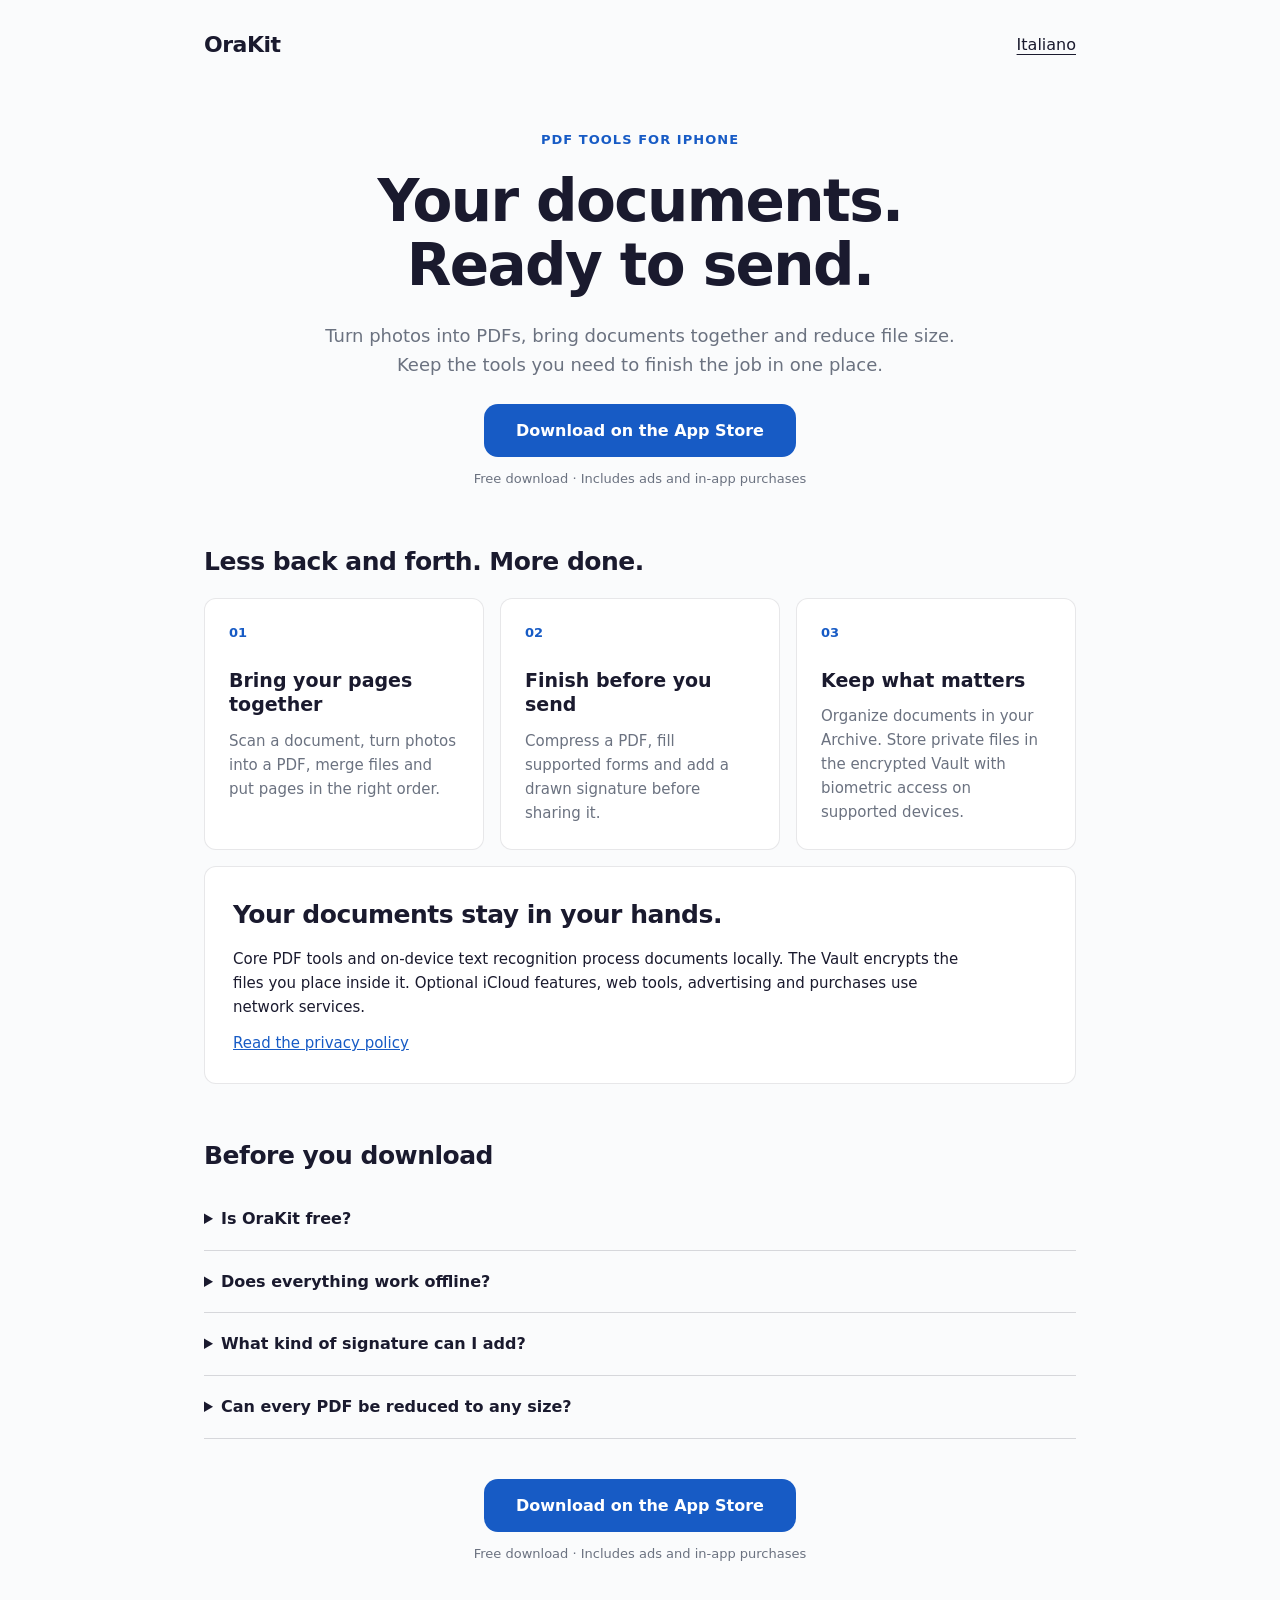
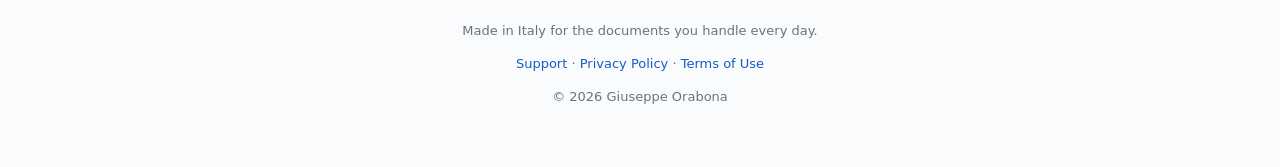
<file: index.html>
<!DOCTYPE html>
<html lang="en">
<head>
<meta charset="UTF-8">
<meta name="viewport" content="width=device-width, initial-scale=1.0">
<meta name="color-scheme" content="light dark">
<title>OraKit — Scan, merge and sign PDFs on iPhone</title>
<meta name="description" content="Scan, merge, compress and sign PDF documents on iPhone. Organize your files and protect private documents in an encrypted Vault. Free download with in-app purchases.">
<link rel="canonical" href="https://orabona-labs.github.io/orakit-site/">
<link rel="alternate" hreflang="en" href="https://orabona-labs.github.io/orakit-site/">
<link rel="alternate" hreflang="it" href="https://orabona-labs.github.io/orakit-site/it/">
<link rel="alternate" hreflang="x-default" href="https://orabona-labs.github.io/orakit-site/">
<meta property="og:title" content="OraKit — Scan, merge and sign PDFs on iPhone">
<meta property="og:description" content="Scan, merge, compress and sign PDF documents on iPhone. Organize your files and protect private documents in an encrypted Vault. Free download with in-app purchases.">
<meta property="og:url" content="https://orabona-labs.github.io/orakit-site/">
<meta property="og:image" content="https://orabona-labs.github.io/orakit-site/assets/orakit-social.jpg">
<meta property="og:image:alt" content="OraKit PDF & File Tools — documents merging into one">
<meta name="twitter:card" content="summary_large_image">
<meta property="og:type" content="website">
<link rel="stylesheet" href="landing.css">
</head>
<body>
<a class="skip" href="#main">Skip to content</a>
<nav aria-label="Language"><strong>OraKit</strong><a href="it/" lang="it" hreflang="it">Italiano</a></nav>
<main id="main">
<header>
<p class="eyebrow">PDF tools for iPhone</p>
<h1>Your documents.<br>Ready to send.</h1>
<p class="tagline">Turn photos into PDFs, bring documents together and reduce file size. Keep the tools you need to finish the job in one place.</p>
<div class="app-store-btn"><a href="https://apps.apple.com/app/id6756546627">Download on the App Store</a></div>
<p class="price-note">Free download · Includes ads and in-app purchases</p>
</header>
<section aria-labelledby="features"><h2 id="features">Less back and forth. More done.</h2><div class="feature-grid"><article class="feature-card"><span class="number">01</span><h3>Bring your pages together</h3><p>Scan a document, turn photos into a PDF, merge files and put pages in the right order.</p></article><article class="feature-card"><span class="number">02</span><h3>Finish before you send</h3><p>Compress a PDF, fill supported forms and add a drawn signature before sharing it.</p></article><article class="feature-card"><span class="number">03</span><h3>Keep what matters</h3><p>Organize documents in your Archive. Store private files in the encrypted Vault with biometric access on supported devices.</p></article></div></section>
<section class="card" aria-labelledby="privacy"><h2 id="privacy" style="margin-top:0">Your documents stay in your hands.</h2><p>Core PDF tools and on-device text recognition process documents locally. The Vault encrypts the files you place inside it. Optional iCloud features, web tools, advertising and purchases use network services.</p><p><a href="privacy.html" style="color:var(--ocean)">Read the privacy policy</a></p></section>
<section aria-labelledby="faq"><h2 id="faq">Before you download</h2><details><summary>Is OraKit free?</summary><p>You can download OraKit for free. The free version includes ads; some advanced tools require Pro or an available rewarded video unlock. Check the app for current access options and prices.</p></details><details><summary>Does everything work offline?</summary><p>Many document tools work on your device. Features that retrieve web content, iCloud services, advertising and App Store purchases require a connection.</p></details><details><summary>What kind of signature can I add?</summary><p>You can draw a signature and place it on a PDF. This is not a qualified digital signature service.</p></details><details><summary>Can every PDF be reduced to any size?</summary><p>No. The result depends on the document and its contents. Compression can affect quality; inspect your PDF before sending it.</p></details></section>
<div style="margin-top:40px"><div class="app-store-btn"><a href="https://apps.apple.com/app/id6756546627">Download on the App Store</a></div></div>
<p class="price-note">Free download · Includes ads and in-app purchases</p>
</main>
<footer><p>Made in Italy for the documents you handle every day.</p><p><a href="support.html">Support</a> · <a href="privacy.html">Privacy Policy</a> · <a href="terms.html">Terms of Use</a></p><p>© 2026 Giuseppe Orabona</p></footer>
</body>
</html>
</file>
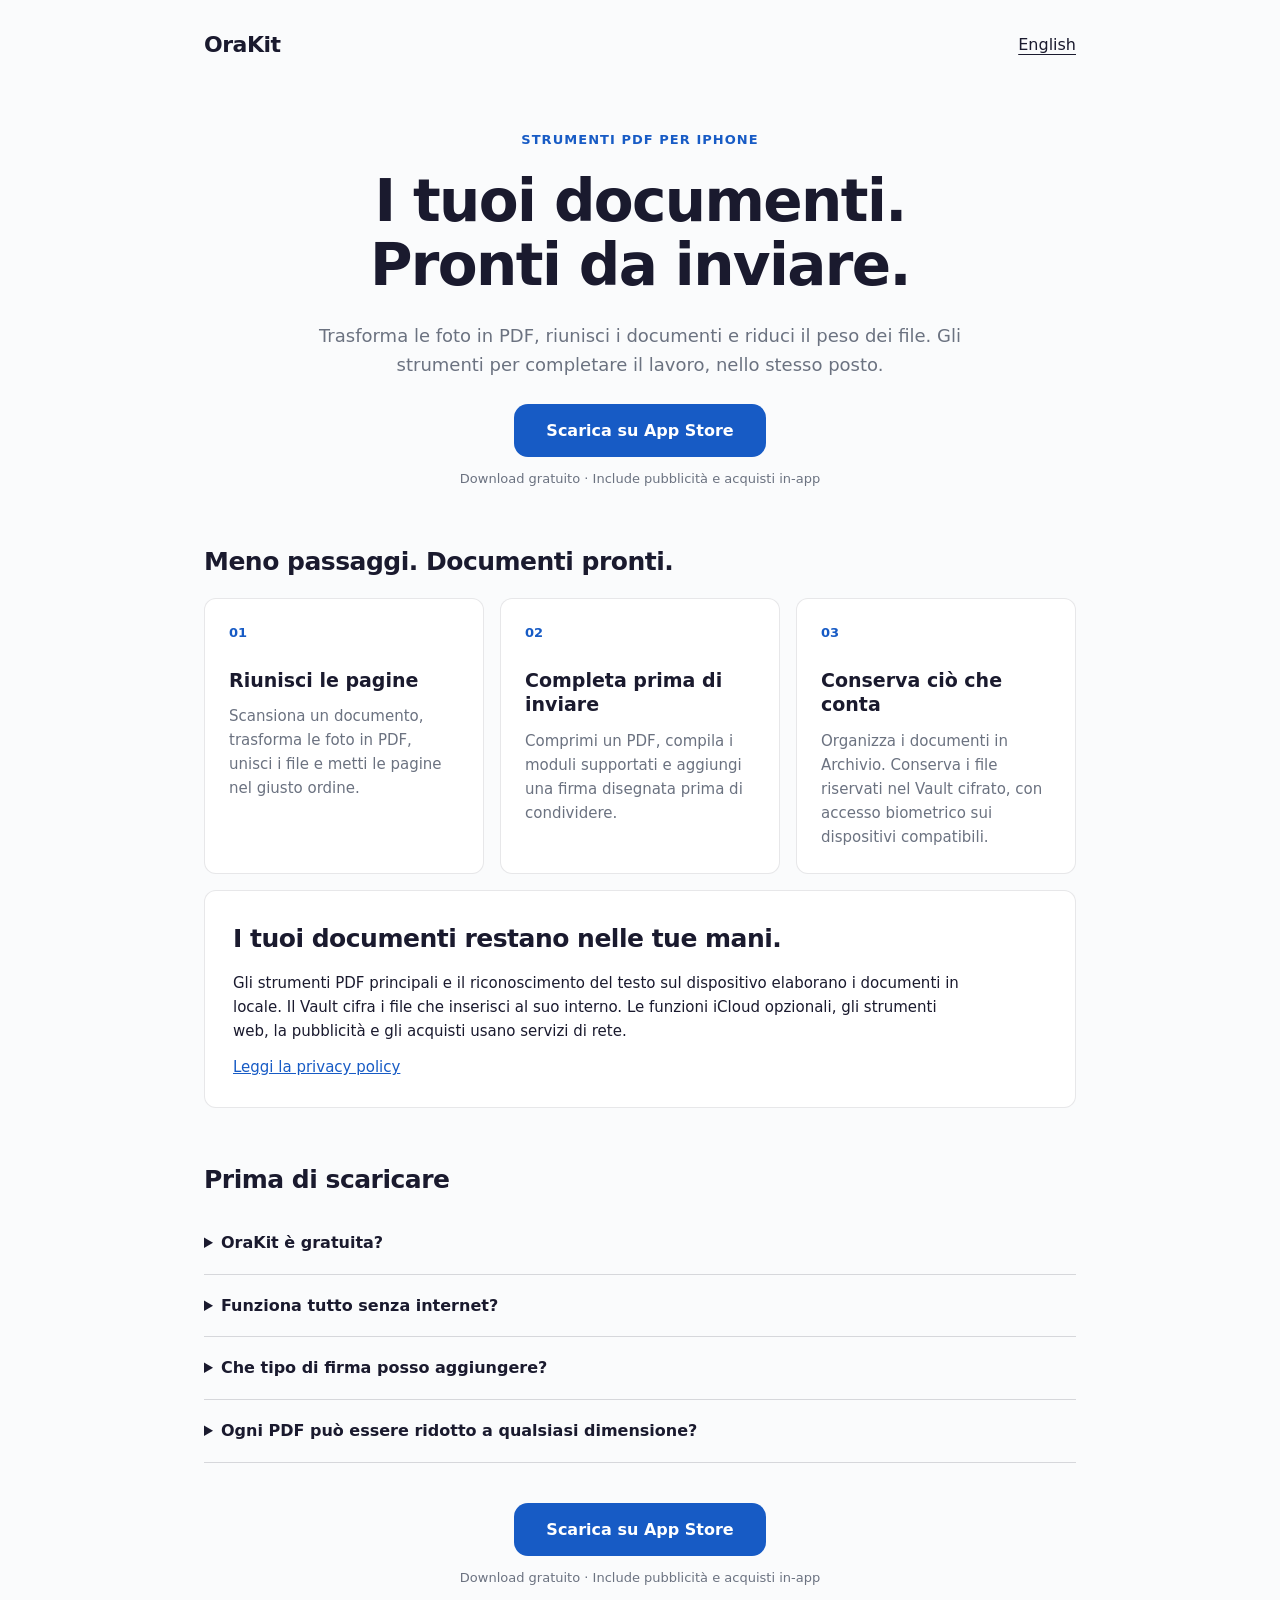
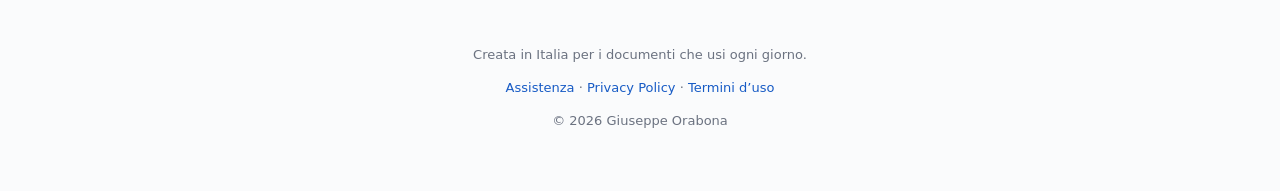
<file: it/index.html>
<!DOCTYPE html>
<html lang="it">
<head>
<meta charset="UTF-8">
<meta name="viewport" content="width=device-width, initial-scale=1.0">
<meta name="color-scheme" content="light dark">
<title>OraKit — Scanner, unione e firma PDF su iPhone</title>
<meta name="description" content="Scansiona, unisci, comprimi e firma PDF su iPhone. Organizza i documenti e proteggi i file riservati nel Vault cifrato. Download gratuito con acquisti in-app.">
<link rel="canonical" href="https://orabona-labs.github.io/orakit-site/it/">
<link rel="alternate" hreflang="en" href="https://orabona-labs.github.io/orakit-site/">
<link rel="alternate" hreflang="it" href="https://orabona-labs.github.io/orakit-site/it/">
<link rel="alternate" hreflang="x-default" href="https://orabona-labs.github.io/orakit-site/">
<meta property="og:title" content="OraKit — Scanner, unione e firma PDF su iPhone">
<meta property="og:description" content="Scansiona, unisci, comprimi e firma PDF su iPhone. Organizza i documenti e proteggi i file riservati nel Vault cifrato. Download gratuito con acquisti in-app.">
<meta property="og:url" content="https://orabona-labs.github.io/orakit-site/it/">
<meta property="og:image" content="https://orabona-labs.github.io/orakit-site/assets/orakit-social.jpg">
<meta property="og:image:alt" content="OraKit PDF & File Tools — documenti riuniti in un unico file">
<meta name="twitter:card" content="summary_large_image">
<meta property="og:type" content="website">
<link rel="stylesheet" href="../landing.css">
</head>
<body>
<a class="skip" href="#main">Vai al contenuto</a>
<nav aria-label="Lingua"><strong>OraKit</strong><a href="../" lang="en" hreflang="en">English</a></nav>
<main id="main">
<header>
<p class="eyebrow">Strumenti PDF per iPhone</p>
<h1>I tuoi documenti.<br>Pronti da inviare.</h1>
<p class="tagline">Trasforma le foto in PDF, riunisci i documenti e riduci il peso dei file. Gli strumenti per completare il lavoro, nello stesso posto.</p>
<div class="app-store-btn"><a href="https://apps.apple.com/app/id6756546627">Scarica su App Store</a></div>
<p class="price-note">Download gratuito · Include pubblicità e acquisti in-app</p>
</header>
<section aria-labelledby="features"><h2 id="features">Meno passaggi. Documenti pronti.</h2><div class="feature-grid"><article class="feature-card"><span class="number">01</span><h3>Riunisci le pagine</h3><p>Scansiona un documento, trasforma le foto in PDF, unisci i file e metti le pagine nel giusto ordine.</p></article><article class="feature-card"><span class="number">02</span><h3>Completa prima di inviare</h3><p>Comprimi un PDF, compila i moduli supportati e aggiungi una firma disegnata prima di condividere.</p></article><article class="feature-card"><span class="number">03</span><h3>Conserva ciò che conta</h3><p>Organizza i documenti in Archivio. Conserva i file riservati nel Vault cifrato, con accesso biometrico sui dispositivi compatibili.</p></article></div></section>
<section class="card" aria-labelledby="privacy"><h2 id="privacy" style="margin-top:0">I tuoi documenti restano nelle tue mani.</h2><p>Gli strumenti PDF principali e il riconoscimento del testo sul dispositivo elaborano i documenti in locale. Il Vault cifra i file che inserisci al suo interno. Le funzioni iCloud opzionali, gli strumenti web, la pubblicità e gli acquisti usano servizi di rete.</p><p><a href="../privacy.html" style="color:var(--ocean)">Leggi la privacy policy</a></p></section>
<section aria-labelledby="faq"><h2 id="faq">Prima di scaricare</h2><details><summary>OraKit è gratuita?</summary><p>Puoi scaricare OraKit gratuitamente. La versione gratuita contiene pubblicità; alcuni strumenti avanzati richiedono Pro oppure uno sblocco tramite video con premio, quando disponibile. Consulta l’app per le opzioni di accesso e i prezzi aggiornati.</p></details><details><summary>Funziona tutto senza internet?</summary><p>Molti strumenti per i documenti funzionano sul dispositivo. Le funzioni che recuperano contenuti web, i servizi iCloud, la pubblicità e gli acquisti App Store richiedono una connessione.</p></details><details><summary>Che tipo di firma posso aggiungere?</summary><p>Puoi disegnare la tua firma e posizionarla su un PDF. Non è un servizio di firma digitale qualificata.</p></details><details><summary>Ogni PDF può essere ridotto a qualsiasi dimensione?</summary><p>No. Il risultato dipende dal documento e dal suo contenuto. La compressione può influire sulla qualità: controlla il PDF prima di inviarlo.</p></details></section>
<div style="margin-top:40px"><div class="app-store-btn"><a href="https://apps.apple.com/app/id6756546627">Scarica su App Store</a></div></div>
<p class="price-note">Download gratuito · Include pubblicità e acquisti in-app</p>
</main>
<footer><p>Creata in Italia per i documenti che usi ogni giorno.</p><p><a href="../support.html">Assistenza</a> · <a href="../privacy.html">Privacy Policy</a> · <a href="../terms.html">Termini d’uso</a></p><p>© 2026 Giuseppe Orabona</p></footer>
</body>
</html>
</file>
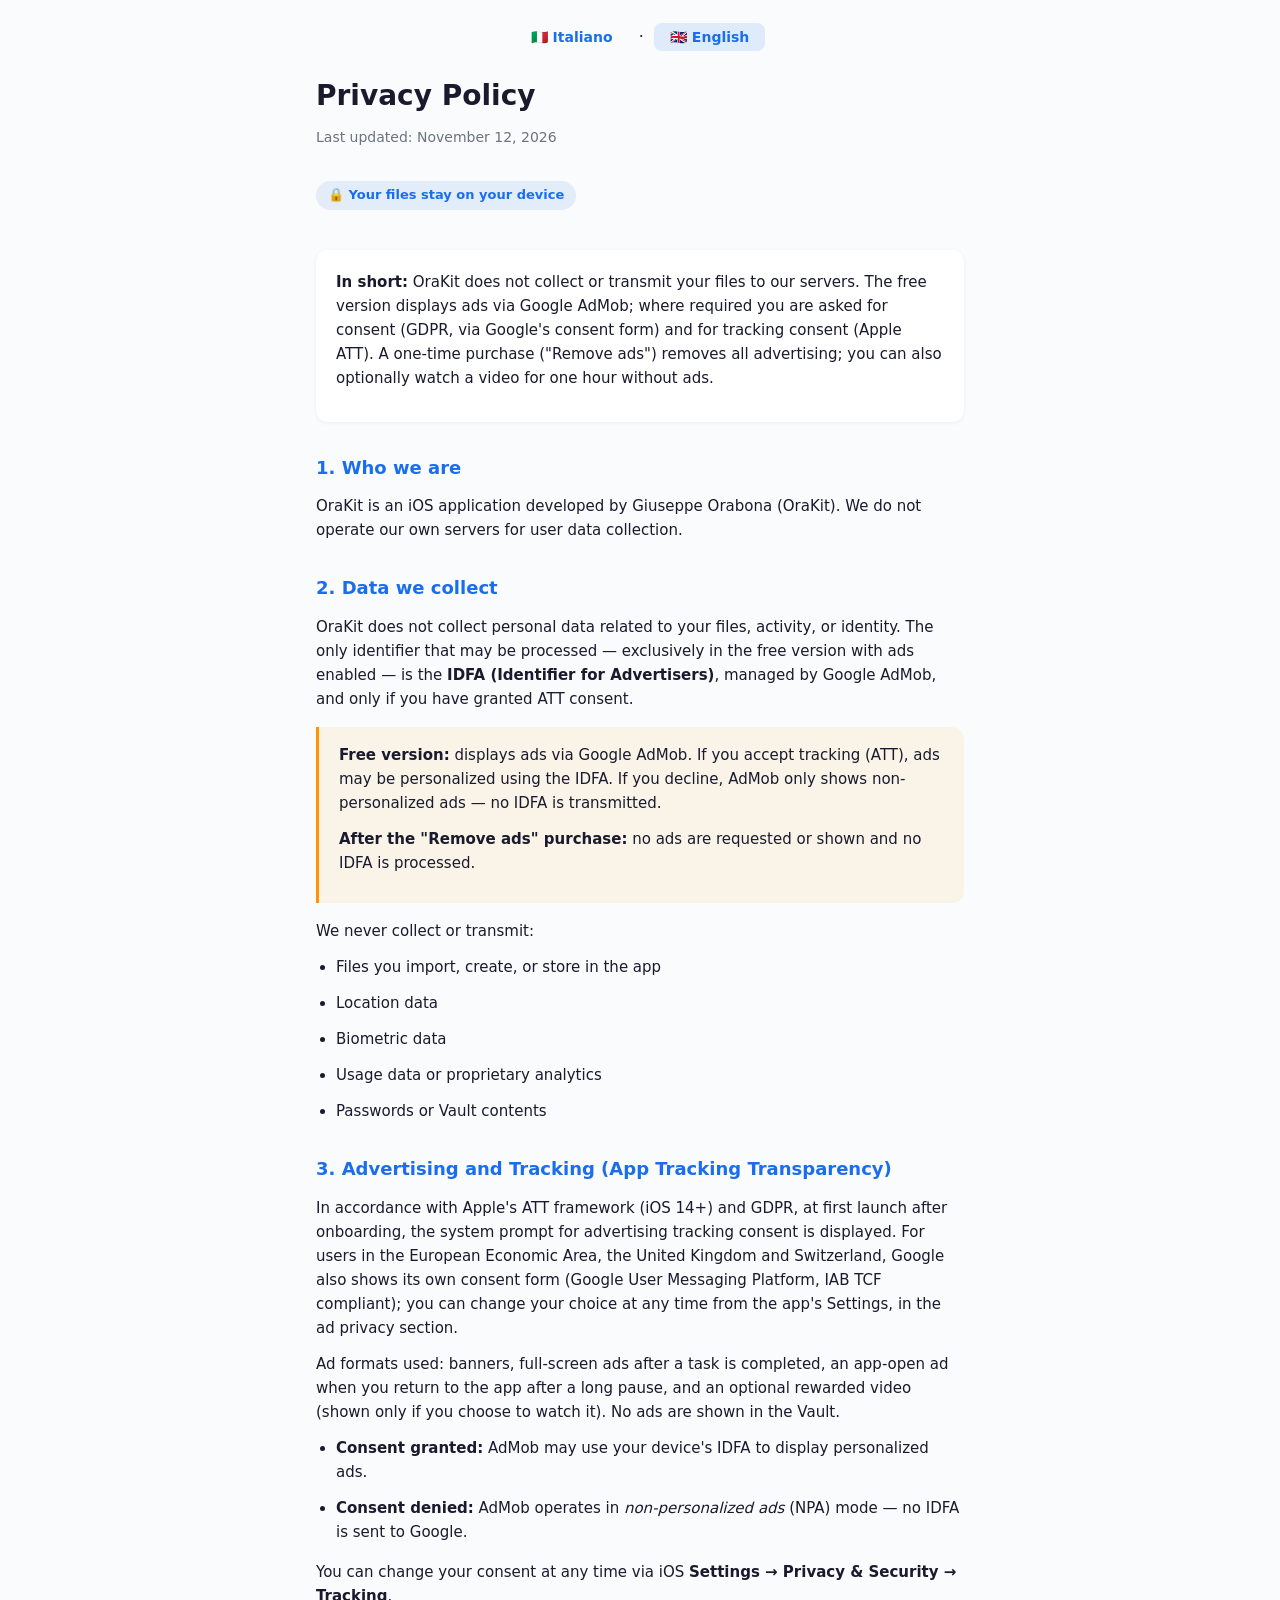
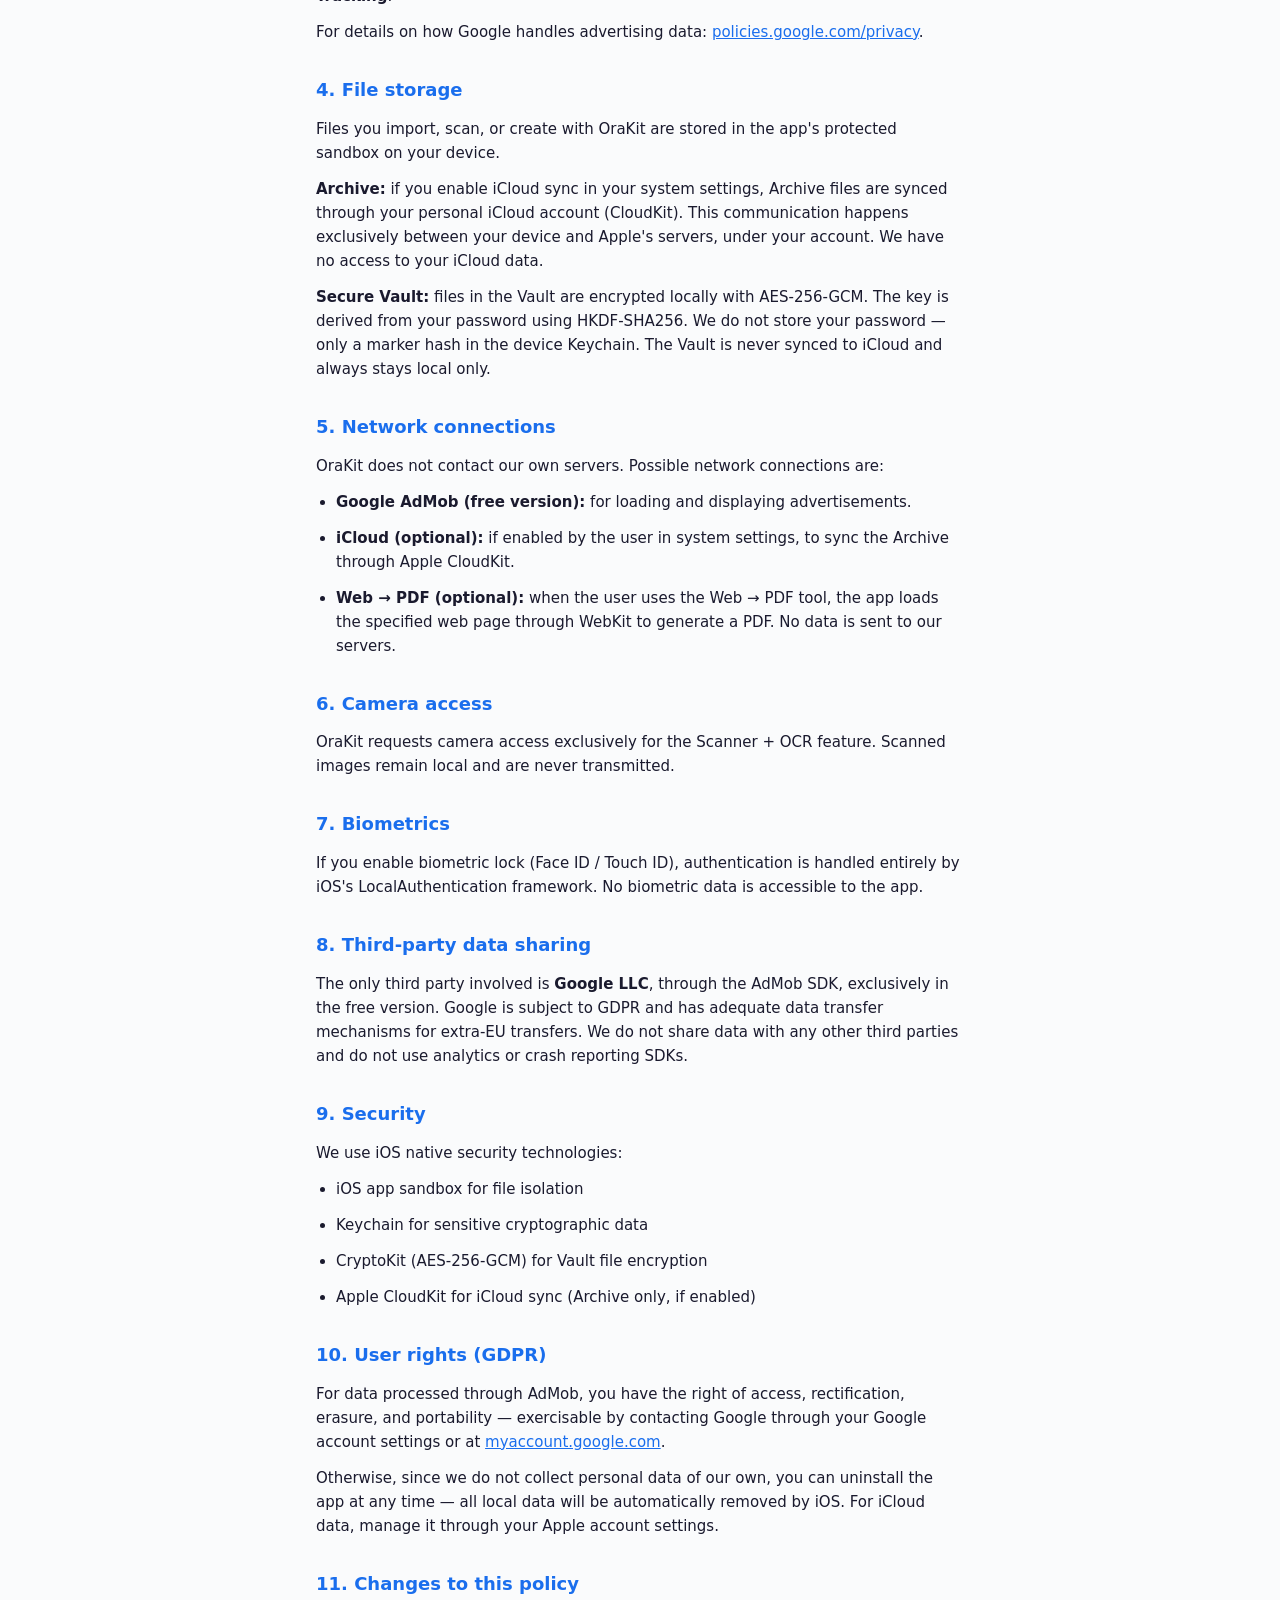
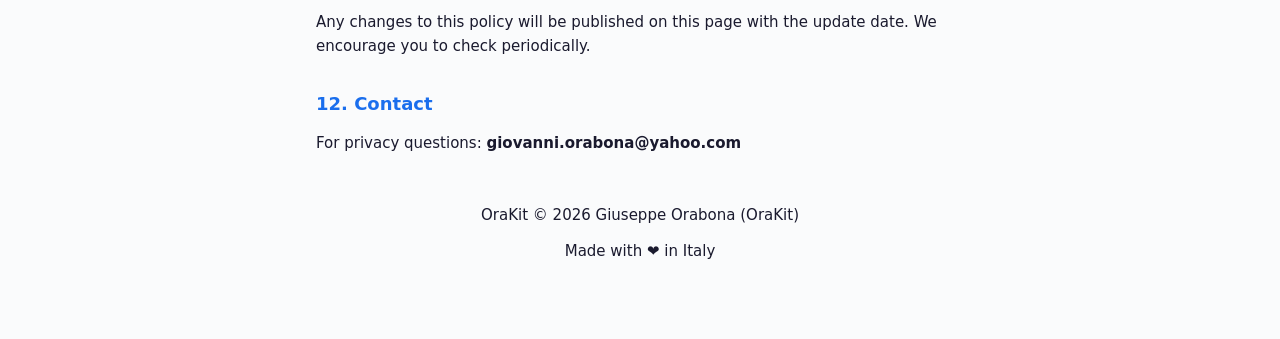
<file: privacy.html>
<!DOCTYPE html>
<html lang="it">
<head>
    <meta charset="UTF-8">
    <meta name="viewport" content="width=device-width, initial-scale=1.0">
    <title>OraKit — Privacy Policy</title>
    <style>
        :root {
            --ocean: #1A6EED;
            --bg: #FAFBFC;
            --card: #FFFFFF;
            --ink: #1A1A2E;
            --secondary: #6B7280;
        }
        @media (prefers-color-scheme: dark) {
            :root {
                --bg: #0F0F14;
                --card: #1C1C24;
                --ink: #F0F0F5;
                --secondary: #9CA3AF;
            }
        }
        * { margin: 0; padding: 0; box-sizing: border-box; }
        body {
            font-family: -apple-system, BlinkMacSystemFont, 'SF Pro Text', system-ui, sans-serif;
            background: var(--bg);
            color: var(--ink);
            line-height: 1.6;
            padding: 24px 16px 64px;
            max-width: 680px;
            margin: 0 auto;
        }
        h1 {
            font-size: 28px;
            font-weight: 700;
            margin-bottom: 8px;
        }
        .subtitle {
            color: var(--secondary);
            font-size: 14px;
            margin-bottom: 32px;
        }
        h2 {
            font-size: 18px;
            font-weight: 600;
            margin-top: 32px;
            margin-bottom: 12px;
            color: var(--ocean);
        }
        p, li {
            font-size: 15px;
            color: var(--ink);
            margin-bottom: 12px;
        }
        ul {
            padding-left: 20px;
            margin-bottom: 16px;
        }
        .badge {
            display: inline-block;
            background: rgba(26, 110, 237, 0.1);
            color: var(--ocean);
            font-size: 13px;
            font-weight: 600;
            padding: 4px 12px;
            border-radius: 20px;
            margin-bottom: 24px;
        }
        .card {
            background: var(--card);
            border-radius: 12px;
            padding: 20px;
            margin: 16px 0;
            box-shadow: 0 1px 4px rgba(0,0,0,0.06);
        }
        .card-warning {
            background: rgba(255, 149, 0, 0.08);
            border-left: 3px solid #FF9500;
            border-radius: 0 12px 12px 0;
            padding: 16px 20px;
            margin: 16px 0;
        }
        .lang-switch {
            text-align: center;
            margin-bottom: 24px;
        }
        .lang-switch a {
            color: var(--ocean);
            text-decoration: none;
            font-weight: 600;
            font-size: 14px;
            padding: 6px 16px;
            border-radius: 8px;
            transition: background 0.2s;
        }
        .lang-switch a:hover { background: rgba(26, 110, 237, 0.08); }
        .lang-switch a.active { background: rgba(26, 110, 237, 0.12); }
        footer {
            margin-top: 48px;
            text-align: center;
            color: var(--secondary);
            font-size: 13px;
        }
        a { color: var(--ocean); }
        #en { display: none; }
    </style>
    <script>
        function showLang(lang) {
            document.getElementById('it').style.display = lang === 'it' ? 'block' : 'none';
            document.getElementById('en').style.display = lang === 'en' ? 'block' : 'none';
            document.querySelectorAll('.lang-switch a').forEach(a => a.classList.remove('active'));
            document.querySelector('.lang-switch a[data-lang="'+lang+'"]').classList.add('active');
        }
    </script>
</head>
<body>

<div class="lang-switch">
    <a href="#" data-lang="it" class="active" onclick="showLang('it'); return false;">🇮🇹 Italiano</a>
    &nbsp;&middot;&nbsp;
    <a href="#" data-lang="en" onclick="showLang('en'); return false;">🇬🇧 English</a>
</div>

<!-- ITALIANO -->
<div id="it">
<h1>Privacy Policy</h1>
<p class="subtitle">Ultimo aggiornamento: 12 novembre 2026</p>
<span class="badge">🔒 I tuoi file restano sul tuo dispositivo</span>

<div class="card">
<p><strong>In breve:</strong> OraKit non raccoglie né trasmette i tuoi file a nostri server. La versione gratuita mostra annunci pubblicitari tramite Google AdMob; dove richiesto viene chiesto il consenso (GDPR, tramite il modulo di Google) e il consenso al tracciamento (ATT di Apple). Con un acquisto una tantum ("Rimuovi pubblicità") elimini completamente la pubblicità; puoi anche guardare facoltativamente un video per un'ora senza annunci.</p>
</div>

<h2>1. Chi siamo</h2>
<p>OraKit è un'applicazione iOS sviluppata da Giuseppe Orabona (OraKit). Non operiamo server propri per la raccolta di dati utente.</p>

<h2>2. Dati che raccogliamo</h2>
<p>OraKit non raccoglie dati personali relativi ai tuoi file, attività o identità. L'unico identificatore che può essere elaborato — esclusivamente nella versione gratuita con pubblicità attiva — è l'<strong>IDFA (Identifier for Advertisers)</strong>, gestito da Google AdMob, e soltanto se hai fornito il consenso ATT.</p>

<div class="card-warning">
<p><strong>Versione gratuita:</strong> mostra annunci tramite Google AdMob. Se accetti il tracciamento (ATT), gli annunci possono essere personalizzati tramite IDFA. Se rifiuti, AdMob mostra solo annunci non personalizzati — nessun IDFA viene trasmesso.</p>
<p><strong>Dopo l'acquisto "Rimuovi pubblicità":</strong> nessun annuncio viene richiesto né mostrato e nessun IDFA viene elaborato.</p>
</div>

<p>Non raccogliamo e non trasferiamo mai:</p>
<ul>
    <li>I file che importi, crei o archivi nell'app</li>
    <li>Dati di localizzazione</li>
    <li>Dati biometrici</li>
    <li>Dati di utilizzo o analytics proprietari</li>
    <li>Password o contenuto del Vault</li>
</ul>

<h2>3. Pubblicità e tracciamento (App Tracking Transparency)</h2>
<p>In conformità al framework ATT di Apple (iOS 14+) e al GDPR, all'avvio dell'app dopo l'onboarding viene mostrato il prompt di sistema per il consenso al tracciamento pubblicitario. Per gli utenti nello Spazio economico europeo, nel Regno Unito e in Svizzera, Google mostra inoltre il proprio modulo di consenso (Google User Messaging Platform, conforme allo standard IAB TCF); puoi modificare la scelta in qualsiasi momento dalle Impostazioni dell'app, nella sezione dedicata alla privacy degli annunci.</p>
<p>Formati pubblicitari usati: banner, annunci a schermo intero dopo il completamento di un'operazione, annuncio di apertura al rientro nell'app dopo una lunga pausa e video con premio facoltativo (guardato solo se lo scegli). Nessun annuncio viene mostrato nel Vault.</p>
<ul>
    <li><strong>Consenso accordato:</strong> AdMob può utilizzare l'IDFA del tuo dispositivo per mostrare annunci personalizzati.</li>
    <li><strong>Consenso negato:</strong> AdMob opera in modalità <em>non-personalized ads</em> (NPA) — nessun IDFA inviato a Google.</li>
</ul>
<p>Puoi modificare il consenso in qualsiasi momento da <strong>Impostazioni → Privacy e sicurezza → Tracciamento</strong> di iOS.</p>
<p>Per i dettagli su come Google tratta i dati pubblicitari: <a href="https://policies.google.com/privacy" target="_blank" rel="noopener">policies.google.com/privacy</a>.</p>

<h2>4. Archiviazione dei file</h2>
<p>I file che importi, scannerizzi o crei con OraKit sono conservati nella sandbox protetta dell'app sul tuo dispositivo.</p>
<p><strong>Archivio (Archive):</strong> se attivi la sincronizzazione iCloud nelle impostazioni di sistema, i file dell'Archivio vengono sincronizzati tramite il tuo account iCloud personale (CloudKit). Questa comunicazione avviene esclusivamente tra il tuo dispositivo e i server Apple, sotto il tuo account. Noi non abbiamo accesso ai tuoi dati iCloud.</p>
<p><strong>Vault Sicuro:</strong> i file nel Vault sono cifrati localmente con AES-256-GCM. La chiave è derivata dalla tua password tramite HKDF-SHA256. Non memorizziamo la tua password — solo un hash marker nel Keychain del dispositivo. Il Vault non viene mai sincronizzato con iCloud e resta sempre solo in locale.</p>

<h2>5. Connessioni di rete</h2>
<p>OraKit non contatta server propri. Le connessioni di rete possibili sono:</p>
<ul>
    <li><strong>Google AdMob (versione gratuita):</strong> per il caricamento e la visualizzazione degli annunci pubblicitari.</li>
    <li><strong>iCloud (opzionale):</strong> se attivato dall'utente nelle impostazioni di sistema, per sincronizzare l'Archivio tramite Apple CloudKit.</li>
    <li><strong>Web → PDF (opzionale):</strong> quando l'utente usa lo strumento Web → PDF, l'app carica la pagina web indicata tramite WebKit per generare un PDF. Nessun dato viene inviato a nostri server.</li>
</ul>

<h2>6. Accesso alla fotocamera</h2>
<p>OraKit richiede l'accesso alla fotocamera esclusivamente per la funzionalità Scanner + OCR. Le immagini acquisite restano in locale e non vengono mai trasmesse.</p>

<h2>7. Biometria</h2>
<p>Se attivi il blocco biometrico (Face ID / Touch ID), l'autenticazione è gestita interamente dal framework LocalAuthentication di iOS. Nessun dato biometrico è accessibile all'app.</p>

<h2>8. Condivisione dati con terzi</h2>
<p>L'unica terza parte coinvolta è <strong>Google LLC</strong>, attraverso l'SDK AdMob, esclusivamente nella versione gratuita. Google è soggetta al GDPR e dispone di meccanismi di trasferimento dati adeguati per i trasferimenti extra-UE. Non condividiamo dati con altre terze parti e non utilizziamo SDK di analytics o crash reporting.</p>

<h2>9. Sicurezza</h2>
<p>Utilizziamo le tecnologie di sicurezza native di iOS:</p>
<ul>
    <li>Sandbox app di iOS per l'isolamento dei file</li>
    <li>Keychain per i dati crittografici sensibili</li>
    <li>CryptoKit (AES-256-GCM) per la cifratura dei file nel Vault</li>
    <li>CloudKit di Apple per la sincronizzazione iCloud (solo Archivio, se attivato)</li>
</ul>

<h2>10. Diritti dell'utente (GDPR)</h2>
<p>Per i dati trattati tramite AdMob, hai diritto di accesso, rettifica, cancellazione e portabilità — esercitabili contattando Google tramite le impostazioni del tuo account Google o la pagina <a href="https://myaccount.google.com/data-and-privacy" target="_blank" rel="noopener">myaccount.google.com</a>.</p>
<p>Per il resto, poiché non raccogliamo dati personali propri, puoi disinstallare l'app in qualsiasi momento — tutti i dati locali verranno rimossi automaticamente da iOS. Per i dati iCloud, gestiscili tramite le impostazioni del tuo account Apple.</p>

<h2>11. Modifiche alla policy</h2>
<p>Eventuali modifiche a questa policy saranno pubblicate su questa pagina con la data di aggiornamento. Ti invitiamo a controllare periodicamente.</p>

<h2>12. Contatti</h2>
<p>Per domande sulla privacy: <strong>giovanni.orabona@yahoo.com</strong></p>
</div>

<!-- ENGLISH -->
<div id="en">
<h1>Privacy Policy</h1>
<p class="subtitle">Last updated: November 12, 2026</p>
<span class="badge">🔒 Your files stay on your device</span>

<div class="card">
<p><strong>In short:</strong> OraKit does not collect or transmit your files to our servers. The free version displays ads via Google AdMob; where required you are asked for consent (GDPR, via Google's consent form) and for tracking consent (Apple ATT). A one-time purchase ("Remove ads") removes all advertising; you can also optionally watch a video for one hour without ads.</p>
</div>

<h2>1. Who we are</h2>
<p>OraKit is an iOS application developed by Giuseppe Orabona (OraKit). We do not operate our own servers for user data collection.</p>

<h2>2. Data we collect</h2>
<p>OraKit does not collect personal data related to your files, activity, or identity. The only identifier that may be processed — exclusively in the free version with ads enabled — is the <strong>IDFA (Identifier for Advertisers)</strong>, managed by Google AdMob, and only if you have granted ATT consent.</p>

<div class="card-warning">
<p><strong>Free version:</strong> displays ads via Google AdMob. If you accept tracking (ATT), ads may be personalized using the IDFA. If you decline, AdMob only shows non-personalized ads — no IDFA is transmitted.</p>
<p><strong>After the "Remove ads" purchase:</strong> no ads are requested or shown and no IDFA is processed.</p>
</div>

<p>We never collect or transmit:</p>
<ul>
    <li>Files you import, create, or store in the app</li>
    <li>Location data</li>
    <li>Biometric data</li>
    <li>Usage data or proprietary analytics</li>
    <li>Passwords or Vault contents</li>
</ul>

<h2>3. Advertising and Tracking (App Tracking Transparency)</h2>
<p>In accordance with Apple's ATT framework (iOS 14+) and GDPR, at first launch after onboarding, the system prompt for advertising tracking consent is displayed. For users in the European Economic Area, the United Kingdom and Switzerland, Google also shows its own consent form (Google User Messaging Platform, IAB TCF compliant); you can change your choice at any time from the app's Settings, in the ad privacy section.</p>
<p>Ad formats used: banners, full-screen ads after a task is completed, an app-open ad when you return to the app after a long pause, and an optional rewarded video (shown only if you choose to watch it). No ads are shown in the Vault.</p>
<ul>
    <li><strong>Consent granted:</strong> AdMob may use your device's IDFA to display personalized ads.</li>
    <li><strong>Consent denied:</strong> AdMob operates in <em>non-personalized ads</em> (NPA) mode — no IDFA is sent to Google.</li>
</ul>
<p>You can change your consent at any time via iOS <strong>Settings → Privacy &amp; Security → Tracking</strong>.</p>
<p>For details on how Google handles advertising data: <a href="https://policies.google.com/privacy" target="_blank" rel="noopener">policies.google.com/privacy</a>.</p>

<h2>4. File storage</h2>
<p>Files you import, scan, or create with OraKit are stored in the app's protected sandbox on your device.</p>
<p><strong>Archive:</strong> if you enable iCloud sync in your system settings, Archive files are synced through your personal iCloud account (CloudKit). This communication happens exclusively between your device and Apple's servers, under your account. We have no access to your iCloud data.</p>
<p><strong>Secure Vault:</strong> files in the Vault are encrypted locally with AES-256-GCM. The key is derived from your password using HKDF-SHA256. We do not store your password — only a marker hash in the device Keychain. The Vault is never synced to iCloud and always stays local only.</p>

<h2>5. Network connections</h2>
<p>OraKit does not contact our own servers. Possible network connections are:</p>
<ul>
    <li><strong>Google AdMob (free version):</strong> for loading and displaying advertisements.</li>
    <li><strong>iCloud (optional):</strong> if enabled by the user in system settings, to sync the Archive through Apple CloudKit.</li>
    <li><strong>Web → PDF (optional):</strong> when the user uses the Web → PDF tool, the app loads the specified web page through WebKit to generate a PDF. No data is sent to our servers.</li>
</ul>

<h2>6. Camera access</h2>
<p>OraKit requests camera access exclusively for the Scanner + OCR feature. Scanned images remain local and are never transmitted.</p>

<h2>7. Biometrics</h2>
<p>If you enable biometric lock (Face ID / Touch ID), authentication is handled entirely by iOS's LocalAuthentication framework. No biometric data is accessible to the app.</p>

<h2>8. Third-party data sharing</h2>
<p>The only third party involved is <strong>Google LLC</strong>, through the AdMob SDK, exclusively in the free version. Google is subject to GDPR and has adequate data transfer mechanisms for extra-EU transfers. We do not share data with any other third parties and do not use analytics or crash reporting SDKs.</p>

<h2>9. Security</h2>
<p>We use iOS native security technologies:</p>
<ul>
    <li>iOS app sandbox for file isolation</li>
    <li>Keychain for sensitive cryptographic data</li>
    <li>CryptoKit (AES-256-GCM) for Vault file encryption</li>
    <li>Apple CloudKit for iCloud sync (Archive only, if enabled)</li>
</ul>

<h2>10. User rights (GDPR)</h2>
<p>For data processed through AdMob, you have the right of access, rectification, erasure, and portability — exercisable by contacting Google through your Google account settings or at <a href="https://myaccount.google.com/data-and-privacy" target="_blank" rel="noopener">myaccount.google.com</a>.</p>
<p>Otherwise, since we do not collect personal data of our own, you can uninstall the app at any time — all local data will be automatically removed by iOS. For iCloud data, manage it through your Apple account settings.</p>

<h2>11. Changes to this policy</h2>
<p>Any changes to this policy will be published on this page with the update date. We encourage you to check periodically.</p>

<h2>12. Contact</h2>
<p>For privacy questions: <strong>giovanni.orabona@yahoo.com</strong></p>
</div>

<footer>
    <p>OraKit &copy; 2026 Giuseppe Orabona (OraKit)</p>
    <p>Made with ❤️ in Italy</p>
</footer>

<script>
(function(){
  var q=new URLSearchParams(location.search).get('lang');
  var l=q||((navigator.language||'it').toLowerCase().indexOf('it')===0?'it':'en');
  if(l!=='it'&&typeof showLang==='function'){showLang('en');}
})();
</script>
</body>
</html>
</file>
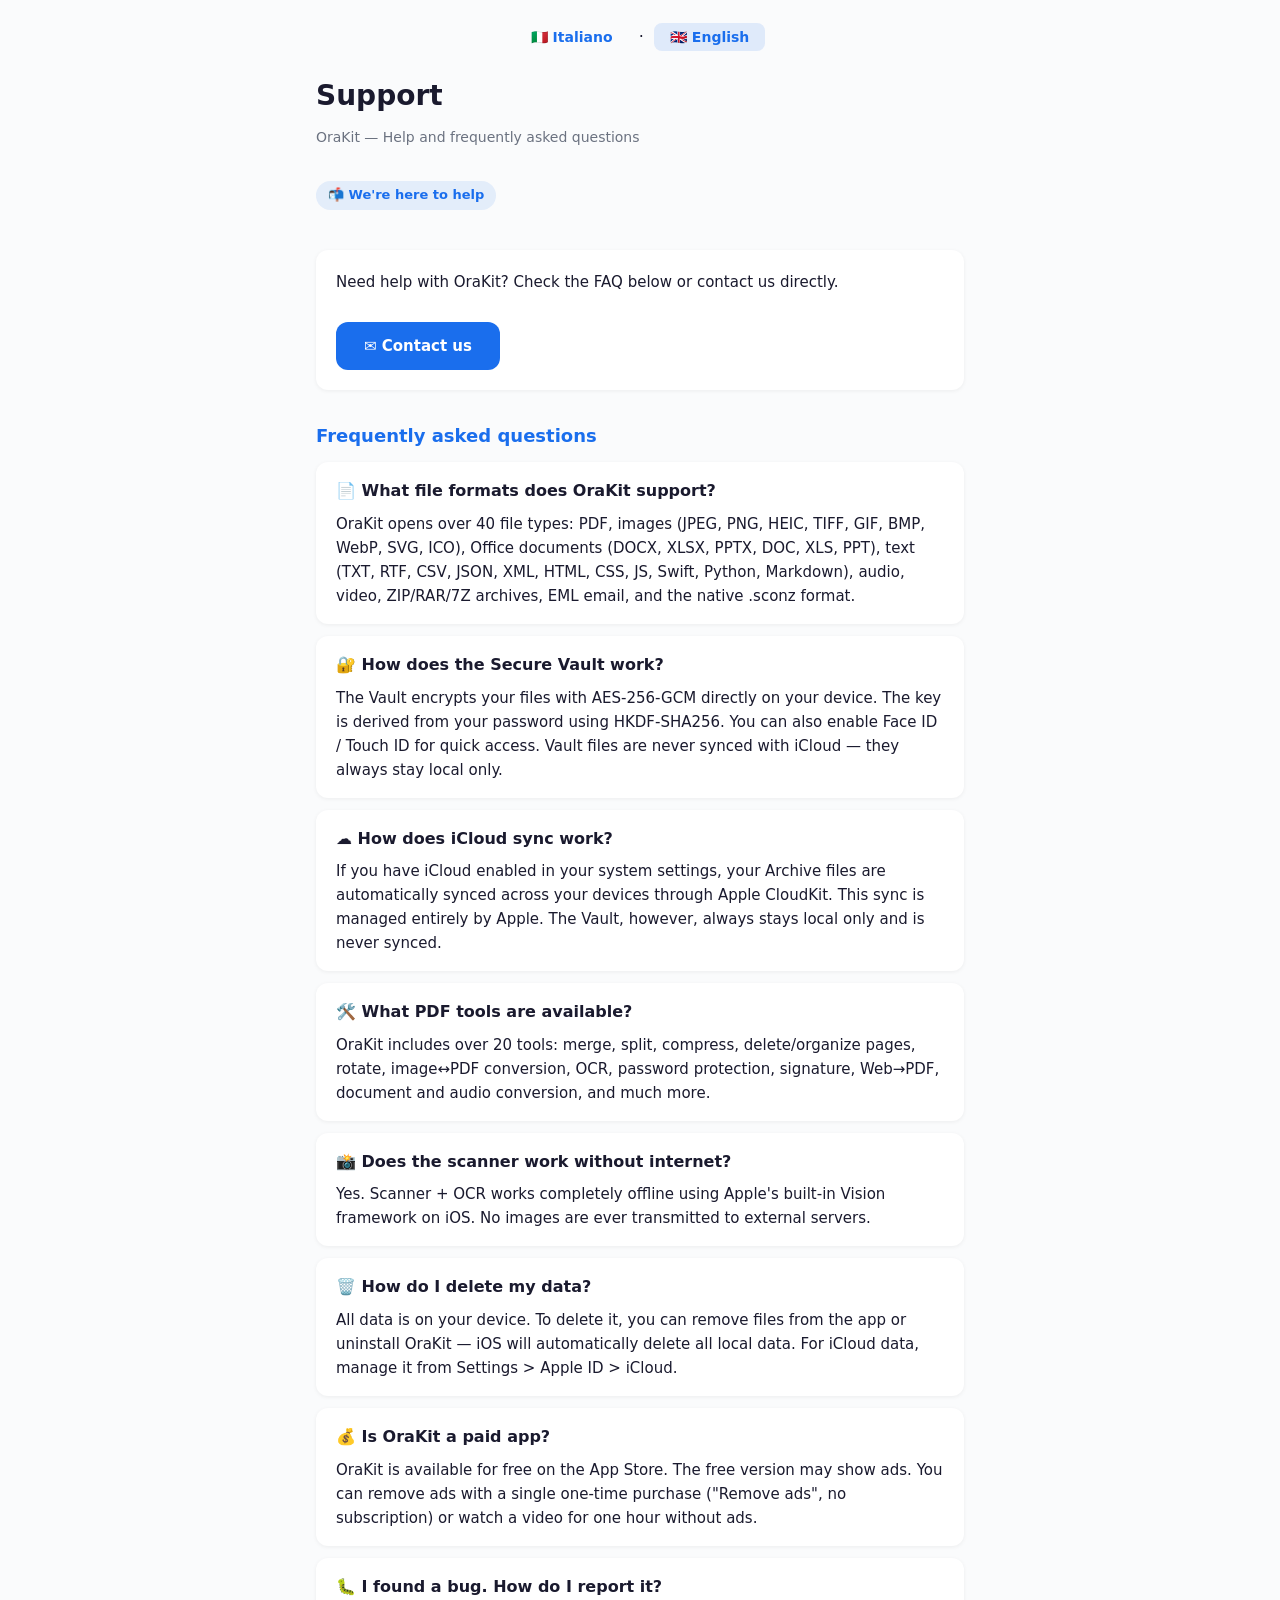
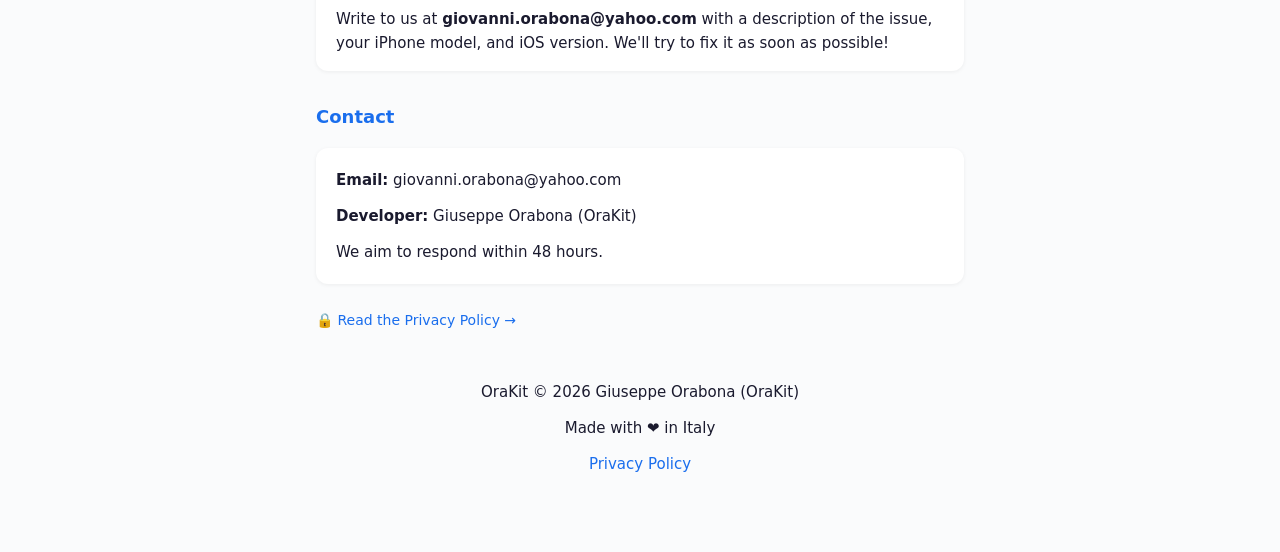
<file: support.html>
<!DOCTYPE html>
<html lang="it">
<head>
    <meta charset="UTF-8">
    <meta name="viewport" content="width=device-width, initial-scale=1.0">
    <title>OraKit — Support</title>
    <style>
        :root {
            --ocean: #1A6EED;
            --bg: #FAFBFC;
            --card: #FFFFFF;
            --ink: #1A1A2E;
            --secondary: #6B7280;
        }
        @media (prefers-color-scheme: dark) {
            :root {
                --bg: #0F0F14;
                --card: #1C1C24;
                --ink: #F0F0F5;
                --secondary: #9CA3AF;
            }
        }
        * { margin: 0; padding: 0; box-sizing: border-box; }
        body {
            font-family: -apple-system, BlinkMacSystemFont, 'SF Pro Text', system-ui, sans-serif;
            background: var(--bg);
            color: var(--ink);
            line-height: 1.6;
            padding: 24px 16px 64px;
            max-width: 680px;
            margin: 0 auto;
        }
        h1 {
            font-size: 28px;
            font-weight: 700;
            margin-bottom: 8px;
        }
        .subtitle {
            color: var(--secondary);
            font-size: 14px;
            margin-bottom: 32px;
        }
        h2 {
            font-size: 18px;
            font-weight: 600;
            margin-top: 32px;
            margin-bottom: 12px;
            color: var(--ocean);
        }
        h3 {
            font-size: 16px;
            font-weight: 600;
            margin-top: 20px;
            margin-bottom: 8px;
        }
        p, li {
            font-size: 15px;
            color: var(--ink);
            margin-bottom: 12px;
        }
        ul {
            padding-left: 20px;
            margin-bottom: 16px;
        }
        .badge {
            display: inline-block;
            background: rgba(26, 110, 237, 0.1);
            color: var(--ocean);
            font-size: 13px;
            font-weight: 600;
            padding: 4px 12px;
            border-radius: 20px;
            margin-bottom: 24px;
        }
        .card {
            background: var(--card);
            border-radius: 12px;
            padding: 20px;
            margin: 16px 0;
            box-shadow: 0 1px 4px rgba(0,0,0,0.06);
        }
        .card p:last-child { margin-bottom: 0; }
        .lang-switch {
            text-align: center;
            margin-bottom: 24px;
        }
        .lang-switch a {
            color: var(--ocean);
            text-decoration: none;
            font-weight: 600;
            font-size: 14px;
            padding: 6px 16px;
            border-radius: 8px;
            transition: background 0.2s;
        }
        .lang-switch a:hover { background: rgba(26, 110, 237, 0.08); }
        .lang-switch a.active { background: rgba(26, 110, 237, 0.12); }
        .contact-btn {
            display: inline-block;
            background: var(--ocean);
            color: #FFFFFF;
            font-size: 15px;
            font-weight: 600;
            padding: 12px 28px;
            border-radius: 12px;
            text-decoration: none;
            margin-top: 16px;
            transition: opacity 0.2s;
        }
        .contact-btn:hover { opacity: 0.85; }
        .faq-item {
            background: var(--card);
            border-radius: 12px;
            padding: 16px 20px;
            margin: 12px 0;
            box-shadow: 0 1px 4px rgba(0,0,0,0.06);
        }
        .faq-item h3 { margin-top: 0; }
        .faq-item p:last-child { margin-bottom: 0; }
        .nav-link {
            color: var(--ocean);
            text-decoration: none;
            font-size: 14px;
            font-weight: 500;
        }
        .nav-link:hover { text-decoration: underline; }
        footer {
            margin-top: 48px;
            text-align: center;
            color: var(--secondary);
            font-size: 13px;
        }
        footer a { color: var(--ocean); text-decoration: none; }
        footer a:hover { text-decoration: underline; }
        #en { display: none; }
    </style>
    <script>
        function showLang(lang) {
            document.getElementById('it').style.display = lang === 'it' ? 'block' : 'none';
            document.getElementById('en').style.display = lang === 'en' ? 'block' : 'none';
            document.querySelectorAll('.lang-switch a').forEach(a => a.classList.remove('active'));
            document.querySelector('.lang-switch a[data-lang="'+lang+'"]').classList.add('active');
        }
    </script>
</head>
<body>

<div class="lang-switch">
    <a href="#" data-lang="it" class="active" onclick="showLang('it'); return false;">🇮🇹 Italiano</a>
    &nbsp;&middot;&nbsp;
    <a href="#" data-lang="en" onclick="showLang('en'); return false;">🇬🇧 English</a>
</div>

<!-- ITALIANO -->
<div id="it">
<h1>Supporto</h1>
<p class="subtitle">OraKit — Assistenza e domande frequenti</p>
<span class="badge">📬 Siamo qui per aiutarti</span>

<div class="card">
<p>Hai bisogno di aiuto con OraKit? Consulta le domande frequenti qui sotto oppure scrivici direttamente.</p>
<a href="mailto:giovanni.orabona@yahoo.com?subject=OraKit%20Support" class="contact-btn">✉️ Scrivici</a>
</div>

<h2>Domande frequenti</h2>

<div class="faq-item">
<h3>📄 Quali formati di file supporta OraKit?</h3>
<p>OraKit apre oltre 40 tipi di file: PDF, immagini (JPEG, PNG, HEIC, TIFF, GIF, BMP, WebP, SVG, ICO), documenti Office (DOCX, XLSX, PPTX, DOC, XLS, PPT), testo (TXT, RTF, CSV, JSON, XML, HTML, CSS, JS, Swift, Python, Markdown), audio, video, archivi ZIP/RAR/7Z, email EML, e il formato nativo .sconz.</p>
</div>

<div class="faq-item">
<h3>🔐 Come funziona il Vault Sicuro?</h3>
<p>Il Vault cifra i tuoi file con AES-256-GCM direttamente sul dispositivo. La chiave è derivata dalla tua password tramite HKDF-SHA256. Puoi anche abilitare Face ID / Touch ID per l'accesso rapido. I file nel Vault non vengono mai sincronizzati con iCloud — restano sempre solo in locale.</p>
</div>

<div class="faq-item">
<h3>☁️ Come funziona la sincronizzazione iCloud?</h3>
<p>Se hai iCloud attivato nelle impostazioni di sistema, i file del tuo Archivio vengono sincronizzati automaticamente tra i tuoi dispositivi tramite Apple CloudKit. Questa sincronizzazione è gestita interamente da Apple. Il Vault, invece, resta sempre solo in locale e non viene mai sincronizzato.</p>
</div>

<div class="faq-item">
<h3>🛠️ Quali strumenti PDF sono disponibili?</h3>
<p>OraKit include oltre 20 strumenti: unione, divisione, compressione, rimozione/riorganizzazione pagine, rotazione, conversione immagini↔PDF, OCR, protezione con password, firma, Web→PDF, conversione documenti e audio, e molto altro.</p>
</div>

<div class="faq-item">
<h3>📸 Lo scanner funziona senza internet?</h3>
<p>Sì. Lo Scanner + OCR funziona completamente offline utilizzando il framework Vision di Apple integrato in iOS. Nessuna immagine viene mai trasmessa a server esterni.</p>
</div>

<div class="faq-item">
<h3>🗑️ Come elimino i miei dati?</h3>
<p>Tutti i dati sono sul tuo dispositivo. Per eliminarli, puoi rimuovere i file dall'app oppure disinstallare OraKit — iOS cancellerà automaticamente tutti i dati locali. Per i dati iCloud, puoi gestirli da Impostazioni > Apple ID > iCloud.</p>
</div>

<div class="faq-item">
<h3>💰 OraKit è a pagamento?</h3>
<p>OraKit è disponibile gratuitamente sull'App Store. La versione gratuita può mostrare annunci pubblicitari. Puoi rimuovere la pubblicità con un unico acquisto ("Rimuovi pubblicità", senza abbonamento) oppure guardare un video per avere un'ora senza annunci.</p>
</div>

<div class="faq-item">
<h3>🐛 Ho trovato un bug. Come lo segnalo?</h3>
<p>Scrivici a <strong>giovanni.orabona@yahoo.com</strong> con una descrizione del problema, il modello del tuo iPhone e la versione di iOS. Cercheremo di risolvere il prima possibile!</p>
</div>

<h2>Contatti</h2>
<div class="card">
<p><strong>Email:</strong> giovanni.orabona@yahoo.com</p>
<p><strong>Sviluppatore:</strong> Giuseppe Orabona (OraKit)</p>
<p>Cerchiamo di rispondere entro 48 ore.</p>
</div>

<p style="margin-top: 24px;"><a href="privacy.html" class="nav-link">🔒 Leggi la Privacy Policy →</a></p>
</div>

<!-- ENGLISH -->
<div id="en">
<h1>Support</h1>
<p class="subtitle">OraKit — Help and frequently asked questions</p>
<span class="badge">📬 We're here to help</span>

<div class="card">
<p>Need help with OraKit? Check the FAQ below or contact us directly.</p>
<a href="mailto:giovanni.orabona@yahoo.com?subject=OraKit%20Support" class="contact-btn">✉️ Contact us</a>
</div>

<h2>Frequently asked questions</h2>

<div class="faq-item">
<h3>📄 What file formats does OraKit support?</h3>
<p>OraKit opens over 40 file types: PDF, images (JPEG, PNG, HEIC, TIFF, GIF, BMP, WebP, SVG, ICO), Office documents (DOCX, XLSX, PPTX, DOC, XLS, PPT), text (TXT, RTF, CSV, JSON, XML, HTML, CSS, JS, Swift, Python, Markdown), audio, video, ZIP/RAR/7Z archives, EML email, and the native .sconz format.</p>
</div>

<div class="faq-item">
<h3>🔐 How does the Secure Vault work?</h3>
<p>The Vault encrypts your files with AES-256-GCM directly on your device. The key is derived from your password using HKDF-SHA256. You can also enable Face ID / Touch ID for quick access. Vault files are never synced with iCloud — they always stay local only.</p>
</div>

<div class="faq-item">
<h3>☁️ How does iCloud sync work?</h3>
<p>If you have iCloud enabled in your system settings, your Archive files are automatically synced across your devices through Apple CloudKit. This sync is managed entirely by Apple. The Vault, however, always stays local only and is never synced.</p>
</div>

<div class="faq-item">
<h3>🛠️ What PDF tools are available?</h3>
<p>OraKit includes over 20 tools: merge, split, compress, delete/organize pages, rotate, image↔PDF conversion, OCR, password protection, signature, Web→PDF, document and audio conversion, and much more.</p>
</div>

<div class="faq-item">
<h3>📸 Does the scanner work without internet?</h3>
<p>Yes. Scanner + OCR works completely offline using Apple's built-in Vision framework on iOS. No images are ever transmitted to external servers.</p>
</div>

<div class="faq-item">
<h3>🗑️ How do I delete my data?</h3>
<p>All data is on your device. To delete it, you can remove files from the app or uninstall OraKit — iOS will automatically delete all local data. For iCloud data, manage it from Settings > Apple ID > iCloud.</p>
</div>

<div class="faq-item">
<h3>💰 Is OraKit a paid app?</h3>
<p>OraKit is available for free on the App Store. The free version may show ads. You can remove ads with a single one-time purchase ("Remove ads", no subscription) or watch a video for one hour without ads.</p>
</div>

<div class="faq-item">
<h3>🐛 I found a bug. How do I report it?</h3>
<p>Write to us at <strong>giovanni.orabona@yahoo.com</strong> with a description of the issue, your iPhone model, and iOS version. We'll try to fix it as soon as possible!</p>
</div>

<h2>Contact</h2>
<div class="card">
<p><strong>Email:</strong> giovanni.orabona@yahoo.com</p>
<p><strong>Developer:</strong> Giuseppe Orabona (OraKit)</p>
<p>We aim to respond within 48 hours.</p>
</div>

<p style="margin-top: 24px;"><a href="privacy.html" class="nav-link">🔒 Read the Privacy Policy →</a></p>
</div>

<footer>
    <p>OraKit &copy; 2026 Giuseppe Orabona (OraKit)</p>
    <p>Made with ❤️ in Italy</p>
    <p style="margin-top: 8px;"><a href="privacy.html">Privacy Policy</a></p>
</footer>

<script>
(function(){
  var q=new URLSearchParams(location.search).get('lang');
  var l=q||((navigator.language||'it').toLowerCase().indexOf('it')===0?'it':'en');
  if(l!=='it'&&typeof showLang==='function'){showLang('en');}
})();
</script>
</body>
</html>
</file>
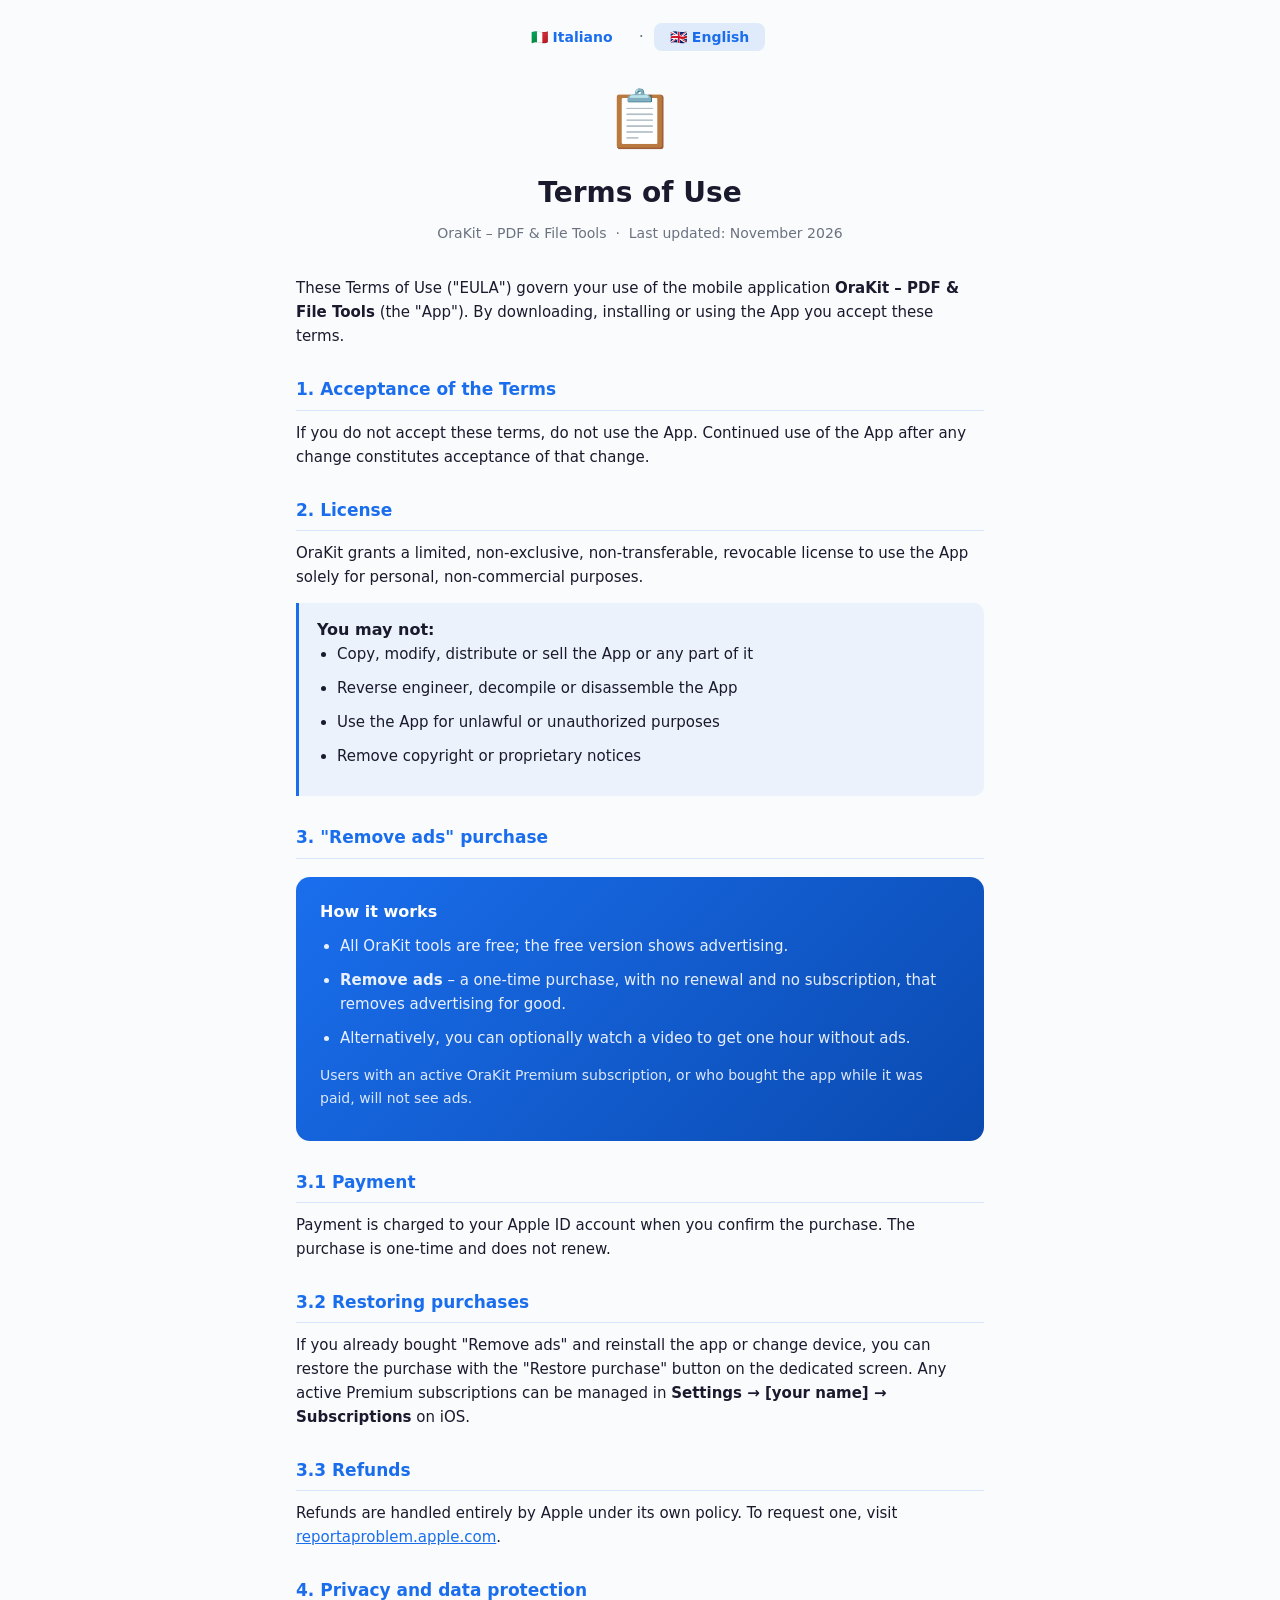
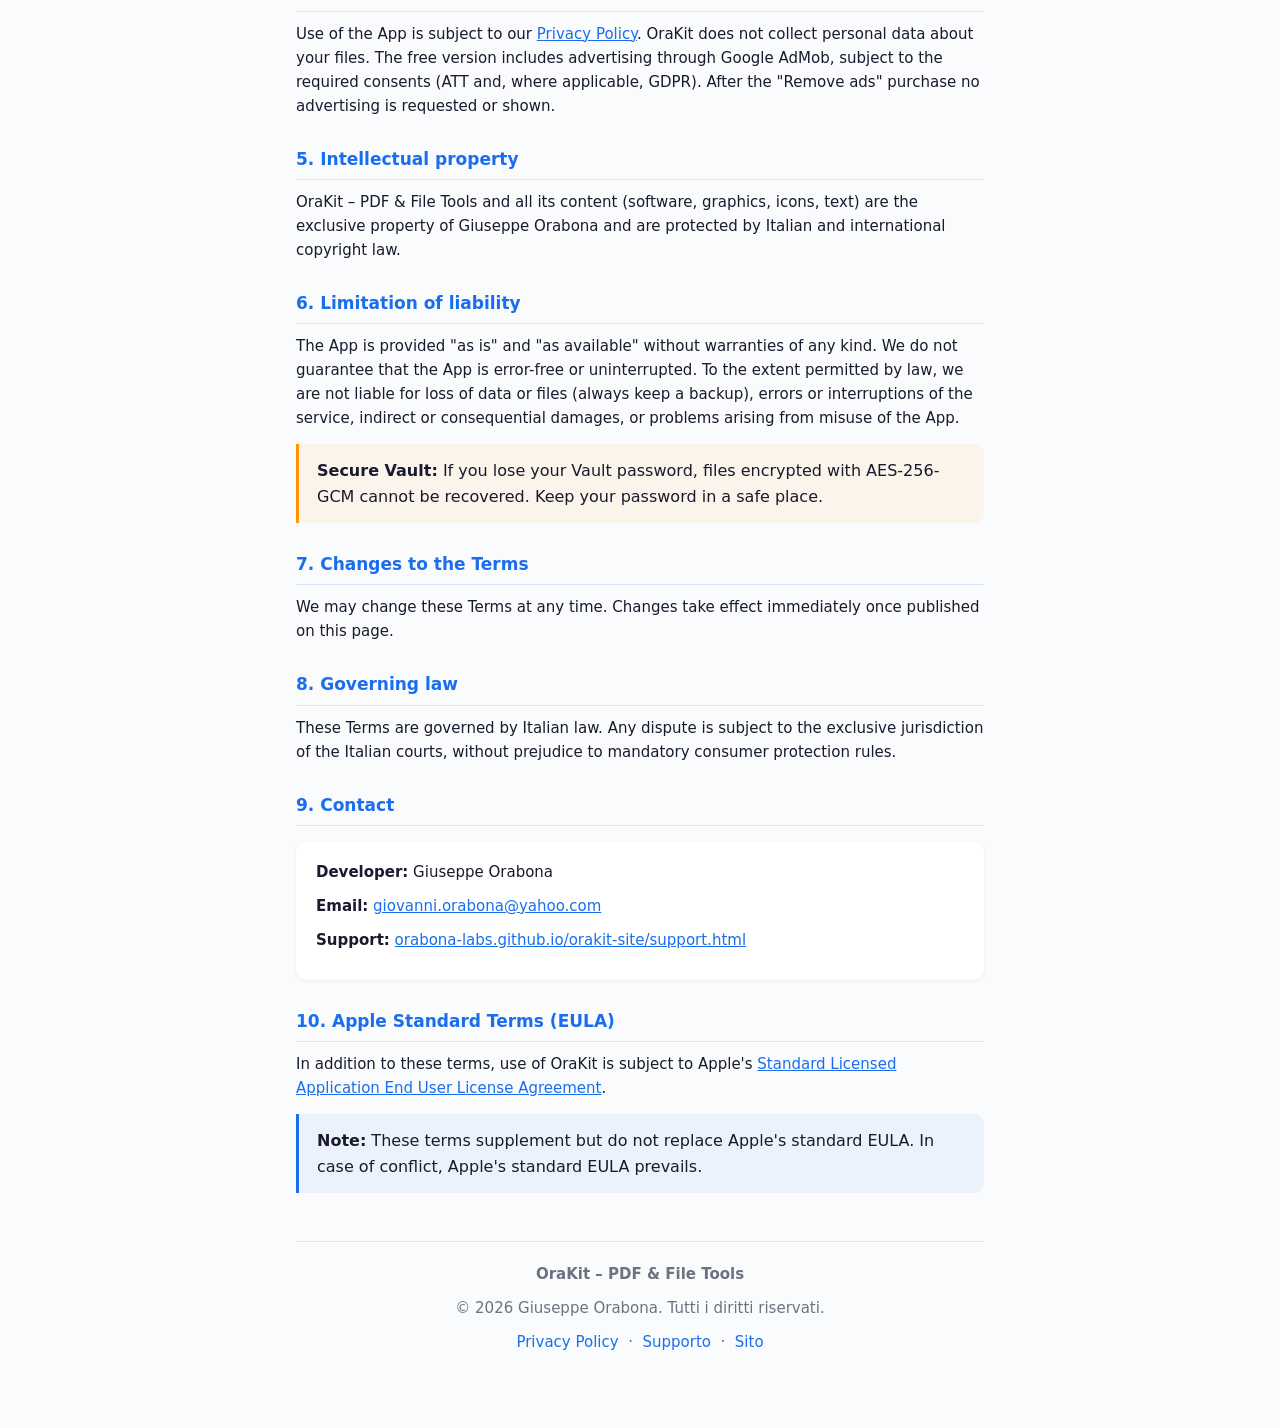
<file: terms.html>
<!DOCTYPE html>
<html lang="it">
<head>
    <meta charset="UTF-8">
    <meta name="viewport" content="width=device-width, initial-scale=1.0">
    <title>OraKit – Termini e Condizioni d'Uso (EULA)</title>
    <style>
        :root {
            --ocean: #1A6EED;
            --bg: #FAFBFC;
            --card: #FFFFFF;
            --ink: #1A1A2E;
            --secondary: #6B7280;
        }
        @media (prefers-color-scheme: dark) {
            :root {
                --bg: #0F0F14;
                --card: #1C1C24;
                --ink: #F0F0F5;
                --secondary: #9CA3AF;
            }
        }
        * { margin: 0; padding: 0; box-sizing: border-box; }
        body {
            font-family: -apple-system, BlinkMacSystemFont, 'SF Pro Text', system-ui, sans-serif;
            background: var(--bg);
            color: var(--ink);
            line-height: 1.6;
            padding: 24px 16px 64px;
            max-width: 720px;
            margin: 0 auto;
        }
        .icon {
            font-size: 56px;
            text-align: center;
            margin: 24px 0 8px;
        }
        h1 {
            font-size: 28px;
            font-weight: 700;
            text-align: center;
            margin-bottom: 6px;
        }
        .subtitle {
            color: var(--secondary);
            font-size: 14px;
            text-align: center;
            margin-bottom: 32px;
        }
        h2 {
            font-size: 17px;
            font-weight: 600;
            margin-top: 28px;
            margin-bottom: 10px;
            color: var(--ocean);
            border-bottom: 1px solid rgba(26,110,237,0.15);
            padding-bottom: 6px;
        }
        p, li {
            font-size: 15px;
            margin-bottom: 10px;
        }
        ul { padding-left: 20px; margin-bottom: 14px; }
        .card {
            background: var(--card);
            border-radius: 12px;
            padding: 18px 20px;
            margin: 16px 0;
            box-shadow: 0 1px 4px rgba(0,0,0,0.06);
        }
        .card-highlight {
            background: rgba(26,110,237,0.06);
            border-left: 3px solid var(--ocean);
            border-radius: 0 10px 10px 0;
            padding: 14px 18px;
            margin: 14px 0;
        }
        .card-warning {
            background: rgba(255,149,0,0.07);
            border-left: 3px solid #FF9500;
            border-radius: 0 10px 10px 0;
            padding: 14px 18px;
            margin: 14px 0;
        }
        .sub-box {
            background: linear-gradient(135deg, #1A6EED 0%, #0A4AB0 100%);
            color: #fff;
            border-radius: 14px;
            padding: 22px 24px;
            margin: 18px 0;
        }
        .sub-box h3 { font-size: 16px; margin-bottom: 10px; color: #fff; }
        .sub-box li { color: rgba(255,255,255,0.9); }
        footer {
            margin-top: 48px;
            text-align: center;
            color: var(--secondary);
            font-size: 13px;
            border-top: 1px solid rgba(0,0,0,0.08);
            padding-top: 20px;
        }
        footer a { color: var(--ocean); text-decoration: none; }
        a { color: var(--ocean); }
        strong { font-weight: 600; }
        .lang-switch {
            text-align: center;
            margin-bottom: 24px;
        }
        .lang-switch a {
            color: var(--ocean);
            text-decoration: none;
            font-weight: 600;
            font-size: 14px;
            padding: 6px 16px;
            border-radius: 8px;
            transition: background 0.2s;
        }
        .lang-switch a:hover { background: rgba(26, 110, 237, 0.08); }
        .lang-switch a.active { background: rgba(26, 110, 237, 0.12); }
        #en { display: none; }
    </style>
</head>
<body>

<div class="lang-switch">
    <a href="#" data-lang="it" class="active" onclick="showLang('it'); return false;">🇮🇹 Italiano</a>
    <span style="color:var(--secondary)">&nbsp;·&nbsp;</span>
    <a href="#" data-lang="en" onclick="showLang('en'); return false;">🇬🇧 English</a>
</div>
<div id="it">
<div class="icon">📋</div>
<h1>Termini e Condizioni d'Uso</h1>
<p class="subtitle">OraKit – PDF &amp; File Tools &nbsp;·&nbsp; Ultimo aggiornamento: novembre 2026</p>

<p>I presenti Termini e Condizioni d'Uso ("EULA") regolano l'utilizzo dell'applicazione mobile <strong>OraKit – PDF &amp; File Tools</strong> ("App"). Scaricando, installando o usando l'App, accetti integralmente i presenti termini.</p>

<h2>1. Accettazione dei Termini</h2>
<p>Se non accetti questi termini, non utilizzare l'App. L'uso continuato dell'App dopo eventuali modifiche costituisce accettazione delle stesse.</p>

<h2>2. Licenza d'Uso</h2>
<p>OraKit concede una licenza limitata, non esclusiva, non trasferibile e revocabile per usare l'App esclusivamente per uso personale e non commerciale.</p>
<div class="card-highlight">
    <strong>Non è consentito:</strong>
    <ul>
        <li>Copiare, modificare, distribuire o vendere l'App o parte di essa</li>
        <li>Eseguire reverse engineering, decompilare o disassemblare l'App</li>
        <li>Usare l'App per scopi illegali o non autorizzati</li>
        <li>Rimuovere avvisi di copyright o diritti proprietari</li>
    </ul>
</div>

<h2>3. Acquisto "Rimuovi pubblicità"</h2>

<div class="sub-box">
    <h3>Come funziona</h3>
    <ul>
        <li>Tutti gli strumenti di OraKit sono gratuiti; la versione gratuita mostra pubblicità.</li>
        <li><strong>Rimuovi pubblicità</strong> – acquisto una tantum, senza rinnovo né abbonamento, che elimina la pubblicità per sempre.</li>
        <li>In alternativa puoi guardare facoltativamente un video per un'ora senza pubblicità.</li>
    </ul>
    <p style="margin-top:10px;color:rgba(255,255,255,0.85);font-size:14px;">Chi ha già un abbonamento OraKit Premium attivo, o ha acquistato l'app quando era a pagamento, non vedrà pubblicità.</p>
</div>

<h2>3.1 Pagamento</h2>
<p>Il pagamento viene addebitato sull'account Apple ID al momento della conferma dell'acquisto. L'acquisto è unico e non si rinnova.</p>

<h2>3.2 Ripristino Acquisto</h2>
<p>Se hai già acquistato "Rimuovi pubblicità" e reinstalli l'app o cambi dispositivo, puoi ripristinare l'acquisto tramite il pulsante "Ripristina acquisto" nella schermata dedicata. Eventuali abbonamenti Premium già attivi possono essere gestiti in <strong>Impostazioni → [tuo nome] → Abbonamenti</strong> su iOS.</p>

<h2>3.3 Rimborsi</h2>
<p>I rimborsi sono gestiti interamente da Apple secondo la loro politica. Per richiedere un rimborso, visita <a href="https://reportaproblem.apple.com" target="_blank">reportaproblem.apple.com</a>.</p>

<div class="card-warning">
    <strong>Diritto di recesso:</strong> Trattandosi di contenuto digitale fornito immediatamente, accettando l'acquisto l'utente riconosce che decade il diritto di recesso ai sensi dell'art. 59, lett. o) del D.Lgs. 206/2005 (Codice del Consumo). Richieste di rimborso devono essere inoltrate ad Apple secondo le loro procedure.
</div>

<h2>4. Privacy e Protezione dei Dati</h2>
<p>L'utilizzo dell'App è soggetto alla nostra <a href="privacy.html">Privacy Policy</a>. OraKit non raccoglie dati personali relativi ai tuoi file. La versione gratuita include pubblicità tramite Google AdMob, soggetta ai consensi richiesti (ATT e, dove previsto, GDPR). Dopo l'acquisto "Rimuovi pubblicità" non viene mostrata né richiesta alcuna pubblicità.</p>

<h2>5. Proprietà Intellettuale</h2>
<p>OraKit – PDF &amp; File Tools e tutti i suoi contenuti (software, grafica, icone, testi) sono di proprietà esclusiva di Giuseppe Orabona e sono protetti dalle leggi italiane e internazionali sul copyright.</p>

<h2>6. Limitazione di Responsabilità</h2>
<p>L'App è fornita "così com'è" e "come disponibile" senza garanzie di alcun tipo. Non garantiamo che l'App sia priva di errori o funzioni senza interruzioni.</p>
<p><strong>Non saremo responsabili per:</strong></p>
<ul>
    <li>Perdita di dati o file (usa sempre un backup)</li>
    <li>Errori o interruzioni nel servizio</li>
    <li>Danni indiretti, incidentali o consequenziali</li>
    <li>Problemi derivanti dall'uso improprio dell'App</li>
</ul>
<div class="card-warning">
    <strong>Vault Sicuro:</strong> Se perdi la password del Vault, i file cifrati con AES-256-GCM non sono recuperabili. Conserva la password in un luogo sicuro.
</div>

<h2>7. Modifiche ai Termini</h2>
<p>Ci riserviamo il diritto di modificare questi Termini in qualsiasi momento. Le modifiche saranno efficaci immediatamente dopo la pubblicazione su questa pagina.</p>

<h2>8. Legge Applicabile e Giurisdizione</h2>
<p>Questi Termini sono regolati dalle leggi italiane. Qualsiasi controversia è soggetta alla giurisdizione esclusiva dei tribunali italiani.</p>

<h2>9. Contatti</h2>
<div class="card">
    <p><strong>Sviluppatore:</strong> Giuseppe Orabona</p>
    <p><strong>Email:</strong> <a href="mailto:giovanni.orabona@yahoo.com">giovanni.orabona@yahoo.com</a></p>
    <p><strong>Supporto:</strong> <a href="support.html">orabona-labs.github.io/orakit-site/support.html</a></p>
</div>

<h2>10. Termini Standard Apple (EULA)</h2>
<p>In aggiunta ai presenti termini, l'uso di OraKit è soggetto ai <a href="https://www.apple.com/legal/internet-services/itunes/dev/stdeula/" target="_blank">Termini Standard di Licenza per le Applicazioni (EULA)</a> di Apple Inc.</p>
<div class="card-highlight">
    <strong>Nota:</strong> Questi termini integrano, ma non sostituiscono, i termini EULA standard di Apple. In caso di conflitto, prevalgono i termini EULA standard di Apple.
</div>

</div>
<div id="en">
<div class="icon">📋</div>
<h1>Terms of Use</h1>
<p class="subtitle">OraKit – PDF &amp; File Tools &nbsp;·&nbsp; Last updated: November 2026</p>

<p>These Terms of Use ("EULA") govern your use of the mobile application <strong>OraKit – PDF &amp; File Tools</strong> (the "App"). By downloading, installing or using the App you accept these terms.</p>

<h2>1. Acceptance of the Terms</h2>
<p>If you do not accept these terms, do not use the App. Continued use of the App after any change constitutes acceptance of that change.</p>

<h2>2. License</h2>
<p>OraKit grants a limited, non-exclusive, non-transferable, revocable license to use the App solely for personal, non-commercial purposes.</p>
<div class="card-highlight">
    <strong>You may not:</strong>
    <ul>
        <li>Copy, modify, distribute or sell the App or any part of it</li>
        <li>Reverse engineer, decompile or disassemble the App</li>
        <li>Use the App for unlawful or unauthorized purposes</li>
        <li>Remove copyright or proprietary notices</li>
    </ul>
</div>

<h2>3. "Remove ads" purchase</h2>
<div class="sub-box">
    <h3>How it works</h3>
    <ul>
        <li>All OraKit tools are free; the free version shows advertising.</li>
        <li><strong>Remove ads</strong> – a one-time purchase, with no renewal and no subscription, that removes advertising for good.</li>
        <li>Alternatively, you can optionally watch a video to get one hour without ads.</li>
    </ul>
    <p style="margin-top:10px;color:rgba(255,255,255,0.85);font-size:14px;">Users with an active OraKit Premium subscription, or who bought the app while it was paid, will not see ads.</p>
</div>

<h2>3.1 Payment</h2>
<p>Payment is charged to your Apple ID account when you confirm the purchase. The purchase is one-time and does not renew.</p>

<h2>3.2 Restoring purchases</h2>
<p>If you already bought "Remove ads" and reinstall the app or change device, you can restore the purchase with the "Restore purchase" button on the dedicated screen. Any active Premium subscriptions can be managed in <strong>Settings → [your name] → Subscriptions</strong> on iOS.</p>

<h2>3.3 Refunds</h2>
<p>Refunds are handled entirely by Apple under its own policy. To request one, visit <a href="https://reportaproblem.apple.com" target="_blank">reportaproblem.apple.com</a>.</p>

<h2>4. Privacy and data protection</h2>
<p>Use of the App is subject to our <a href="privacy.html?lang=en">Privacy Policy</a>. OraKit does not collect personal data about your files. The free version includes advertising through Google AdMob, subject to the required consents (ATT and, where applicable, GDPR). After the "Remove ads" purchase no advertising is requested or shown.</p>

<h2>5. Intellectual property</h2>
<p>OraKit – PDF &amp; File Tools and all its content (software, graphics, icons, text) are the exclusive property of Giuseppe Orabona and are protected by Italian and international copyright law.</p>

<h2>6. Limitation of liability</h2>
<p>The App is provided "as is" and "as available" without warranties of any kind. We do not guarantee that the App is error-free or uninterrupted. To the extent permitted by law, we are not liable for loss of data or files (always keep a backup), errors or interruptions of the service, indirect or consequential damages, or problems arising from misuse of the App.</p>
<div class="card-warning">
    <strong>Secure Vault:</strong> If you lose your Vault password, files encrypted with AES-256-GCM cannot be recovered. Keep your password in a safe place.
</div>

<h2>7. Changes to the Terms</h2>
<p>We may change these Terms at any time. Changes take effect immediately once published on this page.</p>

<h2>8. Governing law</h2>
<p>These Terms are governed by Italian law. Any dispute is subject to the exclusive jurisdiction of the Italian courts, without prejudice to mandatory consumer protection rules.</p>

<h2>9. Contact</h2>
<div class="card">
    <p><strong>Developer:</strong> Giuseppe Orabona</p>
    <p><strong>Email:</strong> <a href="mailto:giovanni.orabona@yahoo.com">giovanni.orabona@yahoo.com</a></p>
    <p><strong>Support:</strong> <a href="support.html?lang=en">orabona-labs.github.io/orakit-site/support.html</a></p>
</div>

<h2>10. Apple Standard Terms (EULA)</h2>
<p>In addition to these terms, use of OraKit is subject to Apple's <a href="https://www.apple.com/legal/internet-services/itunes/dev/stdeula/" target="_blank">Standard Licensed Application End User License Agreement</a>.</p>
<div class="card-highlight">
    <strong>Note:</strong> These terms supplement but do not replace Apple's standard EULA. In case of conflict, Apple's standard EULA prevails.
</div>
</div>
<script>
function showLang(lang){
  document.getElementById('it').style.display = lang==='it' ? 'block' : 'none';
  document.getElementById('en').style.display = lang==='en' ? 'block' : 'none';
  document.querySelectorAll('.lang-switch a').forEach(function(a){a.classList.remove('active')});
  document.querySelector('.lang-switch a[data-lang="'+lang+'"]').classList.add('active');
  document.documentElement.lang = lang;
}
(function(){
  var q=new URLSearchParams(location.search).get('lang');
  var l=q||((navigator.language||'it').toLowerCase().indexOf('it')===0?'it':'en');
  if(l!=='it'){showLang('en');}
})();
</script>
<footer>
    <p><strong>OraKit – PDF &amp; File Tools</strong></p>
    <p>© 2026 Giuseppe Orabona. Tutti i diritti riservati.</p>
    <p style="margin-top:8px;">
        <a href="privacy.html">Privacy Policy</a>
        &nbsp;·&nbsp;
        <a href="support.html">Supporto</a>
        &nbsp;·&nbsp;
        <a href="index.html">Sito</a>
    </p>
</footer>

</body>
</html>
</file>
<file: landing.css>
:root {
            --ocean: #1A6EED;
            --bg: #FAFBFC;
            --card: #FFFFFF;
            --ink: #1A1A2E;
            --secondary: #6B7280;
        }
        @media (prefers-color-scheme: dark) {
            :root {
                --bg: #0F0F14;
                --card: #1C1C24;
                --ink: #F0F0F5;
                --secondary: #9CA3AF;
            }
        }
        * { margin: 0; padding: 0; box-sizing: border-box; }
        body {
            font-family: -apple-system, BlinkMacSystemFont, 'SF Pro Text', system-ui, sans-serif;
            background: var(--bg);
            color: var(--ink);
            line-height: 1.6;
            padding: 24px 16px 64px;
            max-width: 680px;
            margin: 0 auto;
        }
        h1 {
            font-size: 32px;
            font-weight: 700;
            margin-bottom: 8px;
            text-align: center;
        }
        .tagline {
            text-align: center;
            color: var(--secondary);
            font-size: 16px;
            margin-bottom: 32px;
        }
        h2 {
            font-size: 18px;
            font-weight: 600;
            margin-top: 32px;
            margin-bottom: 12px;
            color: var(--ocean);
        }
        p, li {
            font-size: 15px;
            color: var(--ink);
            margin-bottom: 12px;
        }
        ul {
            padding-left: 20px;
            margin-bottom: 16px;
        }
        .badge {
            display: block;
            text-align: center;
            margin-bottom: 32px;
        }
        .badge span {
            display: inline-block;
            background: rgba(26, 110, 237, 0.1);
            color: var(--ocean);
            font-size: 13px;
            font-weight: 600;
            padding: 4px 12px;
            border-radius: 20px;
        }
        .card {
            background: var(--card);
            border-radius: 12px;
            padding: 20px;
            margin: 16px 0;
            box-shadow: 0 1px 4px rgba(0,0,0,0.06);
        }
        .card p:last-child { margin-bottom: 0; }
        .feature-grid {
            display: grid;
            grid-template-columns: 1fr 1fr;
            gap: 12px;
            margin: 16px 0;
        }
        .feature-card {
            background: var(--card);
            border-radius: 12px;
            padding: 16px;
            box-shadow: 0 1px 4px rgba(0,0,0,0.06);
            text-align: center;
        }
        .feature-card .emoji {
            font-size: 28px;
            margin-bottom: 8px;
        }
        .feature-card h3 {
            font-size: 14px;
            font-weight: 600;
            margin-bottom: 4px;
        }
        .feature-card p {
            font-size: 13px;
            color: var(--secondary);
            margin-bottom: 0;
        }
        .links {
            display: flex;
            flex-direction: column;
            gap: 12px;
            margin-top: 24px;
        }
        .link-card {
            display: flex;
            align-items: center;
            gap: 12px;
            background: var(--card);
            border-radius: 12px;
            padding: 16px 20px;
            box-shadow: 0 1px 4px rgba(0,0,0,0.06);
            text-decoration: none;
            color: var(--ink);
            transition: box-shadow 0.2s;
        }
        .link-card:hover { box-shadow: 0 2px 8px rgba(0,0,0,0.12); }
        .link-card .emoji { font-size: 24px; }
        .link-card .label {
            font-size: 15px;
            font-weight: 600;
        }
        .link-card .desc {
            font-size: 13px;
            color: var(--secondary);
            margin-bottom: 0;
        }
        .app-store-btn {
            display: block;
            text-align: center;
            margin-top: 32px;
        }
        .app-store-btn a {
            display: inline-block;
            background: var(--ocean);
            color: #FFFFFF;
            font-size: 16px;
            font-weight: 600;
            padding: 14px 32px;
            border-radius: 14px;
            text-decoration: none;
            transition: opacity 0.2s;
        }
        .app-store-btn a:hover { opacity: 0.85; }
        footer {
            margin-top: 48px;
            text-align: center;
            color: var(--secondary);
            font-size: 13px;
        }
        footer a { color: var(--ocean); text-decoration: none; }
        footer a:hover { text-decoration: underline; }
    
:root { --ocean: #175bc5; }
@media(prefers-color-scheme: dark) { :root { --ocean: #8abbff; } }
body { max-width: 920px; padding: 24px 24px 48px; }
nav { display:flex; justify-content:space-between; align-items:center; gap:20px; margin-bottom:64px; }
nav a { color:var(--ink); text-underline-offset:4px; padding:8px 0; }
nav strong { font-size:22px; letter-spacing:-.5px; }
h1 { font-size:clamp(34px,6vw,58px); line-height:1.1; letter-spacing:-1.6px; max-width:760px; margin:0 auto 24px; text-wrap:balance; }
.tagline { max-width:650px; margin:0 auto 24px; font-size:18px; }
.eyebrow { text-align:center; color:var(--ocean); font-size:13px; font-weight:700; letter-spacing:.08em; text-transform:uppercase; margin-bottom:20px; }
.app-store-btn { margin:0 0 12px; }
.app-store-btn a { background:#175bc5; min-height:48px; }
.price-note { text-align:center; color:var(--secondary); font-size:13px; margin-bottom:44px; }
.feature-grid { grid-template-columns:repeat(3,minmax(0,1fr)); gap:16px; }
.feature-card { text-align:left; padding:24px; border:1px solid color-mix(in srgb,var(--ink) 10%,transparent); box-shadow:none; }
.feature-card h3 { font-size:19px; line-height:1.3; margin-bottom:12px; }
.feature-card p { font-size:15px; }
.number { font-size:13px; font-weight:700; color:var(--ocean); margin-bottom:24px; display:block; }
h2 { font-size:25px; letter-spacing:-.5px; color:var(--ink); margin-top:52px; }
.card { padding:28px; box-shadow:none; border:1px solid color-mix(in srgb,var(--ink) 10%,transparent); }
.card p { max-width:740px; }
summary { cursor:pointer; font-weight:600; padding:18px 0; }
details { border-bottom:1px solid color-mix(in srgb,var(--ink) 16%,transparent); }
details p { color:var(--secondary); }
a:focus-visible,summary:focus-visible { outline:3px solid var(--ocean); outline-offset:5px; border-radius:4px; }
.skip { position:absolute; top:-100px; }
.skip:focus { top:8px; background:var(--card); padding:12px; z-index:2; }
footer { margin-top:56px; }
footer p { font-size:13px; color:var(--secondary); }
@media(max-width:620px) { .feature-grid { grid-template-columns:1fr; } nav { margin-bottom:44px; } body { padding-inline:20px; } .feature-card { padding:22px; } .number { margin-bottom:12px; } }
</file>
